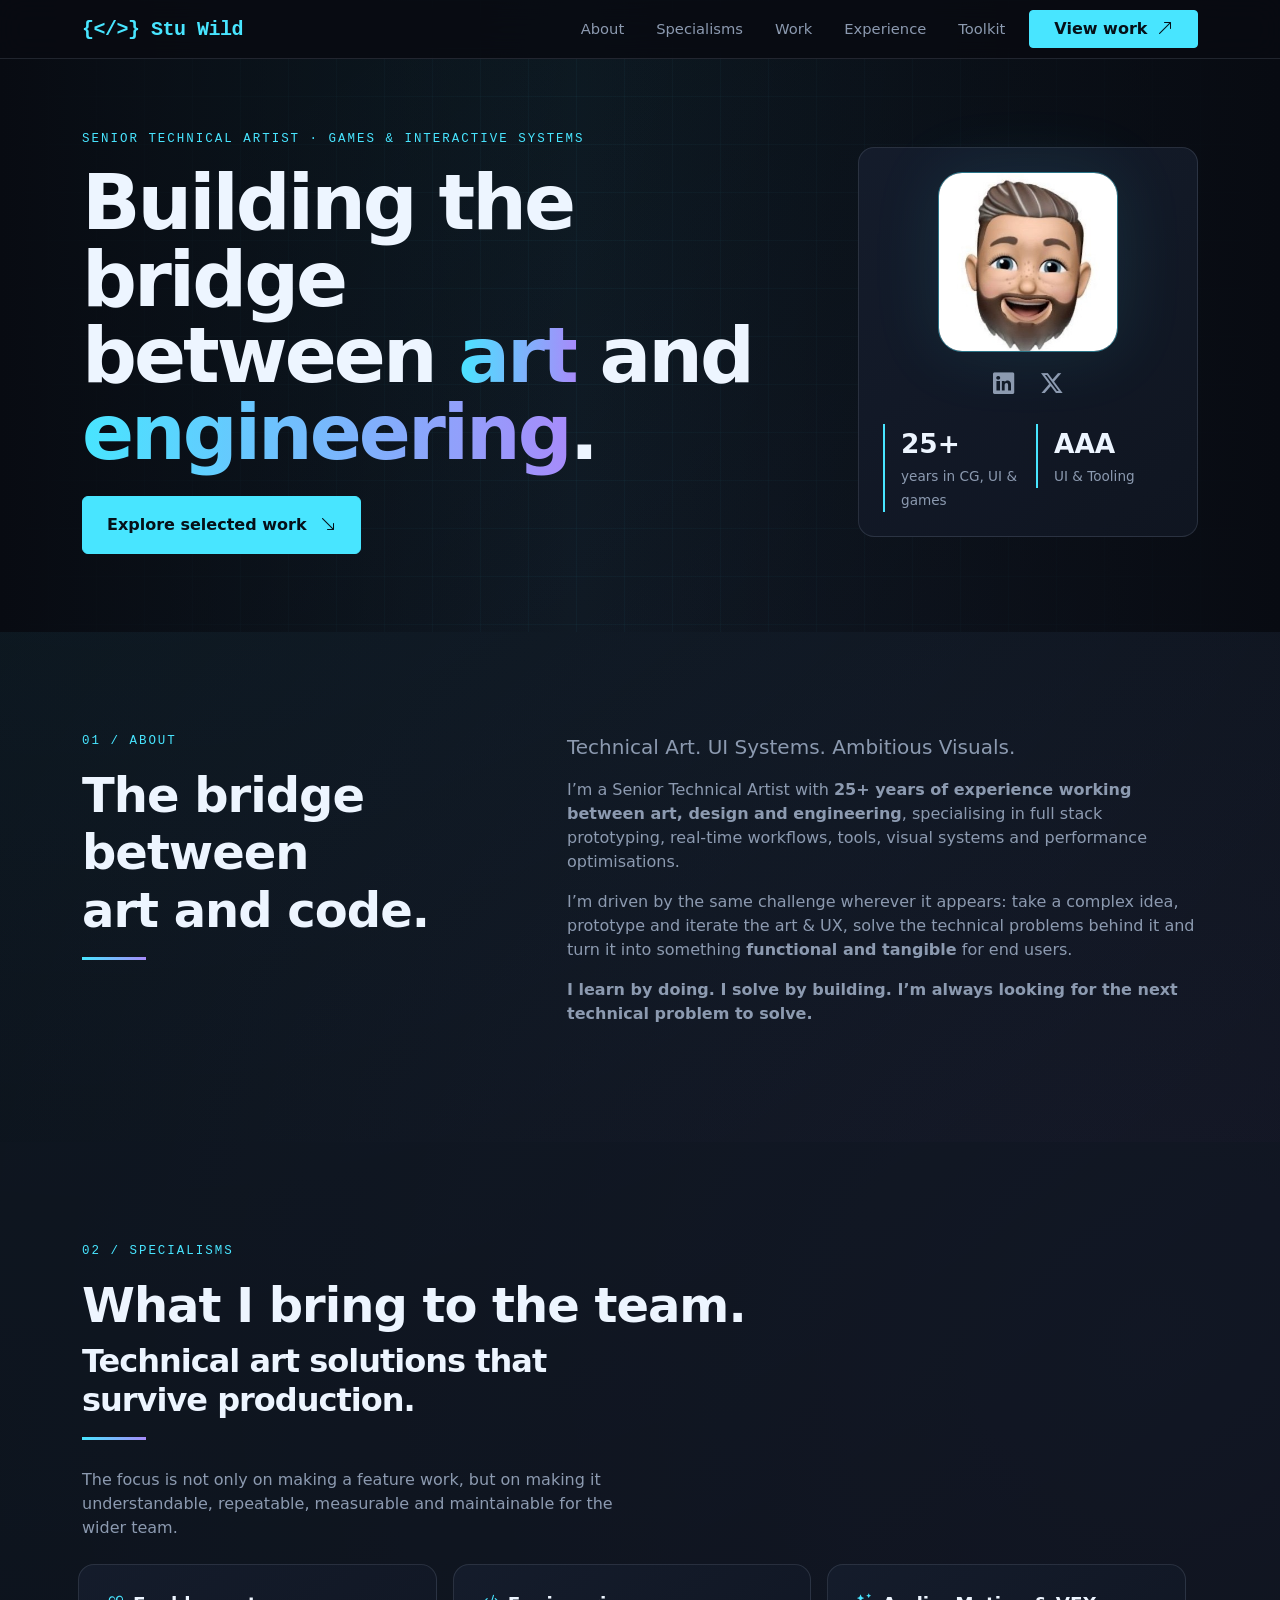
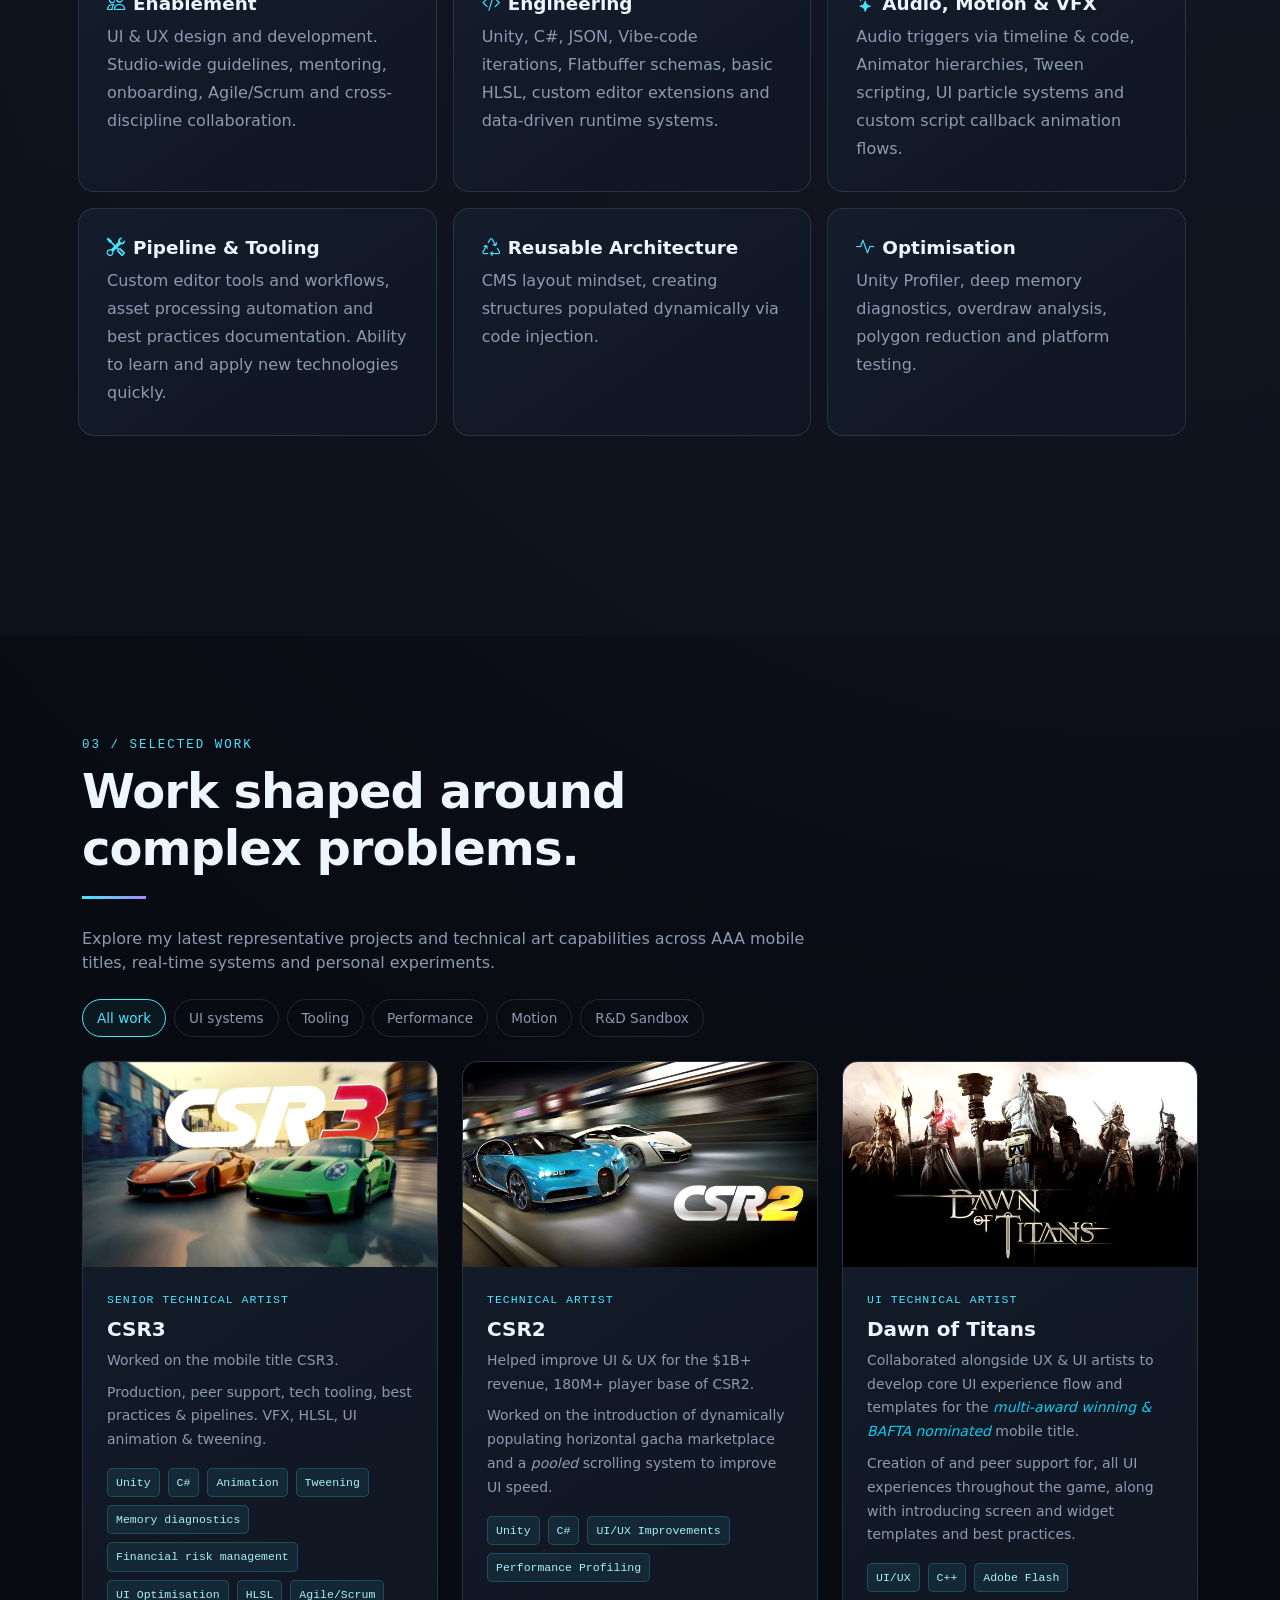
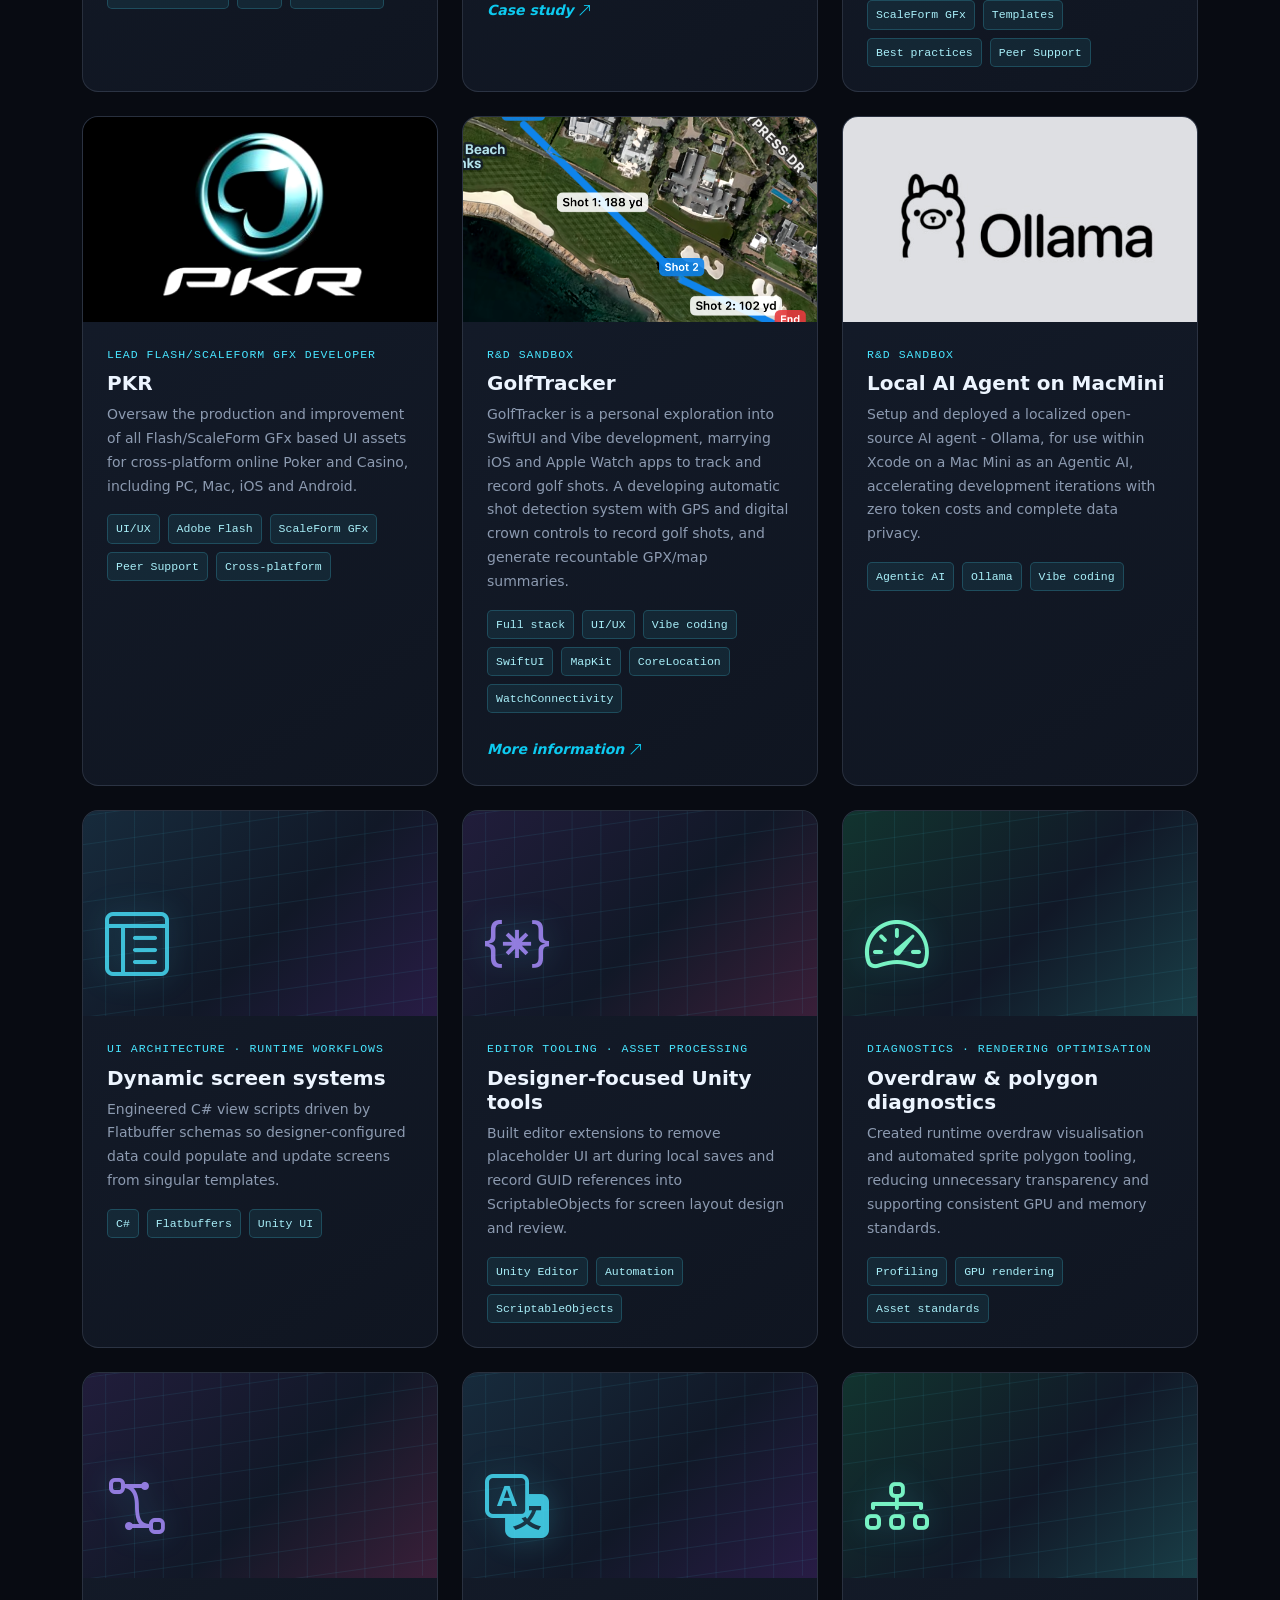
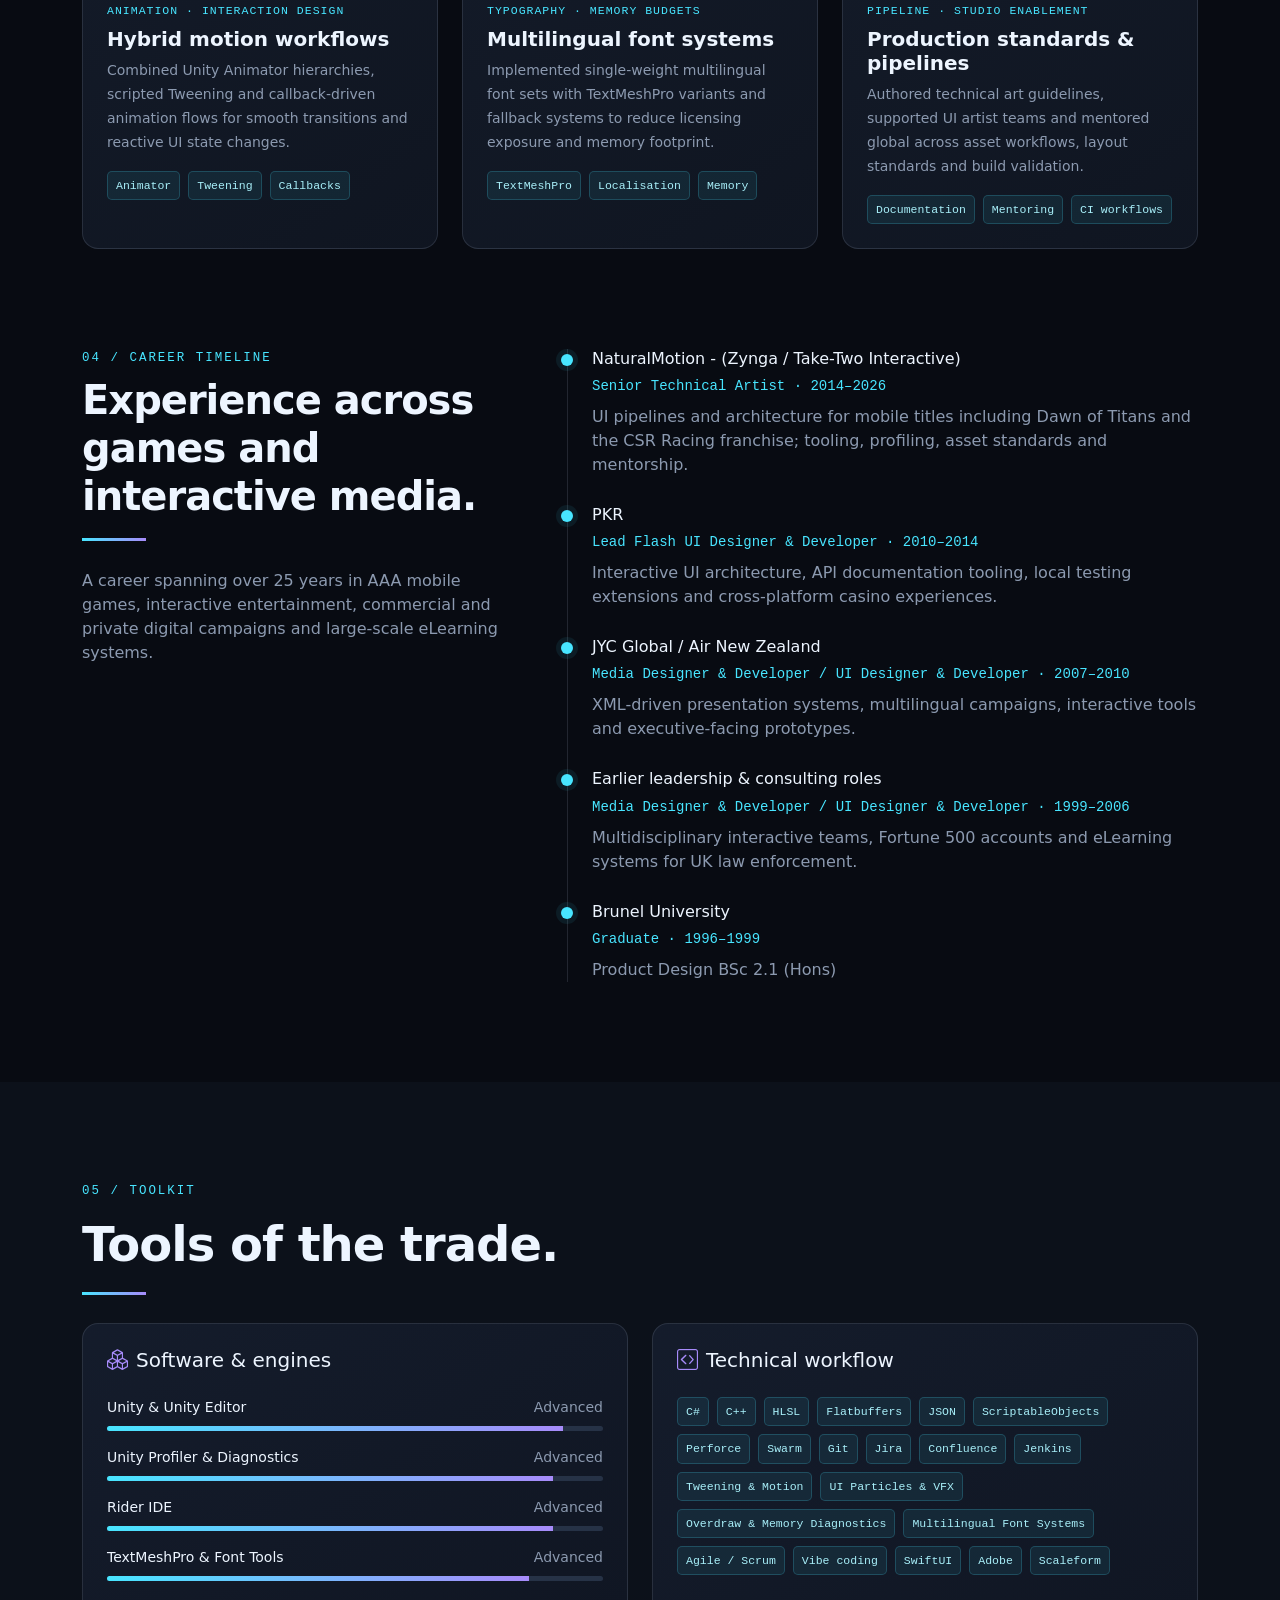
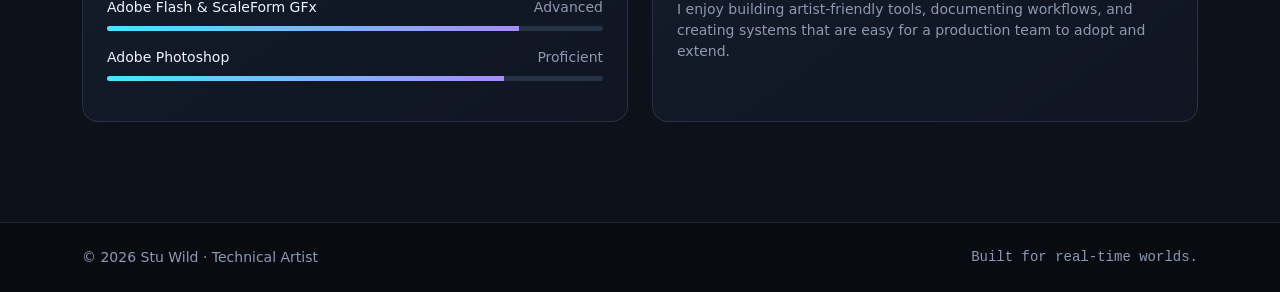
<file: index.html>
<!DOCTYPE html>
<html lang="en">
<head>
  <meta charset="UTF-8">
  <meta name="viewport" content="width=device-width, initial-scale=1.0">
  <meta name="description" content="Technical Artist portfolio for games, real-time rendering, shaders, VFX, and procedural art.">
  <title>Stu Wild | Technical Artist</title>

  <link href="https://cdn.jsdelivr.net/npm/bootstrap@5.3.3/dist/css/bootstrap.min.css" rel="stylesheet">
  <link href="https://cdn.jsdelivr.net/npm/bootstrap-icons@1.11.3/font/bootstrap-icons.css" rel="stylesheet">

  <link href="css/main.css" rel="stylesheet">
</head>
<body>

  <!-- Navigation -->
  <nav class="navbar navbar-expand-lg fixed-top">
    <div class="container">
      <a class="navbar-brand" href="#top"><span class="brand-mark">{&lt;/&gt;} Stu Wild</span></a>

      <button class="navbar-toggler border-secondary" type="button" data-bs-toggle="collapse" data-bs-target="#mainNav" aria-label="Toggle navigation">
        <i class="bi bi-list text-light"></i>
      </button>

      <div class="collapse navbar-collapse" id="mainNav">
        <ul class="navbar-nav ms-auto align-items-lg-center gap-lg-3">
          <li class="nav-item"><a class="nav-link" href="#about">About</a></li>
          <li class="nav-item"><a class="nav-link" href="#skills">Specialisms</a></li>
          <li class="nav-item"><a class="nav-link" href="#work">Work</a></li>
          <li class="nav-item"><a class="nav-link" href="#experience">Experience</a></li>
          <li class="nav-item"><a class="nav-link" href="#tools">Toolkit</a></li>
          
          <!--
          <li class="nav-item"><a class="nav-link" href="#contact">Contact</a></li>
          -->
          
          <li class="nav-item"><a class="btn btn-cyan rounded-1 px-4" href="#work">View work <i class="bi bi-arrow-up-right ms-1"></i></a></li>
        </ul>
      </div>
    </div>
  </nav>

  
  <!-- Hero -->
  <header id="top" class="hero">
    <div class="container">
      <div class="row align-items-center g-5">
        <div class="col-lg-8">
          <div class="eyebrow mb-3">Senior Technical Artist · Games &amp; Interactive Systems</div>
          <h1 class="mb-4">Building the bridge<br>between <span>art</span> and <span>engineering</span>.</h1>
          <div class="d-flex flex-wrap gap-2">
            <a class="btn btn-cyan px-4 py-3" href="#work">Explore selected work <i class="bi bi-arrow-down-right ms-2"></i></a>
          </div>
        </div>
        <div class="col-lg-4">
          <div class="tech-panel p-4 text-center">
            <img class="portrait mb-3" src="./img/intro.jpg" alt="Stu Wild">
                
            <div>
                <span><a class="social-link" href="https://www.linkedin.com/in/stuwild/" aria-label="LinkedIn"><i class="bi bi-linkedin"></i></a>&nbsp;&nbsp;&nbsp;&nbsp;</span>
                <span><a class="social-link" href="https://x.com/wildgeeza" aria-label="twitter-x"><i class="bi bi-twitter-x"></i></a></span>
            </div>
                
            <div class="row g-3 text-start mt-2">
              <div class="col-6">
                <div class="stat">
                  <strong>25+</strong>
                  <span>years in CG, UI &amp; games</span>
                </div>
              </div>
              <div class="col-6">
                <div class="stat">
                  <strong>AAA</strong>
                  <span>UI &amp; Tooling</span>
                </div>
              </div>
            </div>
          </div>
        </div>
      </div>
    </div>
  </header>

  <!-- About -->
  <section id="about" class="section-padding">
    <div class="container">
      <div class="row g-5 align-items-start">
        <div class="col-lg-5">
          <p class="eyebrow">01 / About</p>
          <h2 class="section-heading display-5">The bridge between<br>art and code.</h2>
          <div class="section-rule"></div>
        </div>
        <div class="col-lg-7">
            <p class="lead text-muted-custom">
            Technical Art. UI Systems. Ambitious Visuals.</p>
          <p class="text-muted-custom">
          I’m a Senior Technical Artist with <b>25+ years of experience working between art, design and engineering</b>, specialising in full stack prototyping, real-time workflows, tools, visual systems and performance optimisations.</p>
          <p class="text-muted-custom">
          I’m driven by the same challenge wherever it appears: take a complex idea, prototype and iterate the art & UX, solve the technical problems behind it and turn it into something <b>functional and tangible</b> for end users.</p>
          <p class="text-muted-custom"><b>
          I learn by doing. I solve by building. I’m always looking for the next technical problem to solve.</b></p>
        </div>
      </div>
    </div>
  </section>

  
  
  <!-- Specialisms -->
  <section id="skills" class="section-padding" style="background:rgba(16,22,34,.55);">
    <div class="container">
      <p class="eyebrow">02 / Specialisms</p>
      <h2 class="section-heading display-5">What I bring to the team.</h2>
      <div class="col-lg-6">
        <h2 class="section-heading display-9 mt-2">Technical art solutions that survive production.</h2>
        <div class="section-rule"></div>
        <p class="text-muted-custom">The focus is not only on making a feature work, but on making it understandable, repeatable, measurable and maintainable for the wider team.</p>
      </div>
      
    <div class="row g-4">

    <section id="systems" class="section-padding pt-0">
      <div class="container">
        <div class="row g-4">

            <div class="row g-3">
                
                <div class="col-md-4">
                  <div class="tech-panel case-study h-100">
                    <h3><i class="bi bi-people me-2" style="color:var(--cyan)"></i>Enablement</h3>
                    <p class="mb-0">
                    UI &amp; UX design and development. Studio-wide guidelines, mentoring, onboarding, Agile/Scrum and cross-discipline collaboration.</p>
                  </div>
                </div>
                
                <div class="col-md-4">
                  <div class="tech-panel case-study h-100">
                    <h3><i class="bi bi-code-slash me-2" style="color:var(--cyan)"></i>Engineering</h3>
                    <p class="mb-0">Unity, C#, JSON, Vibe-code iterations, Flatbuffer schemas, basic HLSL, custom editor extensions and data-driven runtime systems.</p>
                  </div>
                </div>
                
                <div class="col-md-4">
                  <div class="tech-panel case-study h-100">
                    <h3><i class="bi bi-stars me-2" style="color:var(--cyan)"></i>Audio, Motion & VFX</h3>
                    <p class="mb-0">Audio triggers via timeline & code, Animator hierarchies, Tween scripting, UI particle systems and custom script callback animation flows.</p>
                  </div>
                </div>
                
                <div class="col-md-4">
                  <div class="tech-panel case-study h-100">
                    <h3><i class="bi bi-tools me-2" style="color:var(--cyan)"></i>Pipeline &amp; Tooling</h3>
                    <p class="mb-0">Custom editor tools and workflows, asset processing automation and best practices documentation. Ability to learn and apply new technologies quickly.</p>
                  </div>
                </div>
                
                <div class="col-md-4">
                  <div class="tech-panel case-study h-100">
                    <h3><i class="bi bi-recycle me-2" style="color:var(--cyan)"></i>Reusable Architecture</h3>
                    <p class="mb-0">CMS layout mindset, creating structures populated dynamically via code injection.</p>
                  </div>
                </div>
              
              <div class="col-md-4">
                <div class="tech-panel case-study h-100">
                  <h3><i class="bi bi-activity me-2" style="color:var(--cyan)"></i>Optimisation</h3>
                  <p class="mb-0">Unity Profiler, deep memory diagnostics, overdraw analysis, polygon reduction and platform testing.</p>
                </div>
              </div>
              

            </div>
          </div>
        </div>
      </div>
    </section>
    </div>
    </div>
  </section>


  <!-- Selected Work & Portfolio -->
  <div id="projects"></div>
  <section id="work" class="section-padding">
    <div class="container">
      <div class="row align-items-end mb-4">
        <div class="col-lg-8">
          <div class="eyebrow">03 / Selected work</div>
          <h2 class="section-heading display-5 mt-2">Work shaped around complex problems.</h2>
          <div class="section-rule"></div>
          <p class="text-muted-custom mb-0">Explore my latest representative projects and technical art capabilities across AAA mobile titles, real-time systems and personal experiments.</p>
        </div>
      </div>

      <div class="d-flex flex-wrap gap-2 mb-4" role="group" aria-label="Filter portfolio cards">
        <button class="filter-btn active" data-filter="all">All work</button>
        <button class="filter-btn" data-filter="ui">UI systems</button>
        <button class="filter-btn" data-filter="tools">Tooling</button>
        <button class="filter-btn" data-filter="performance">Performance</button>
        <button class="filter-btn" data-filter="motion">Motion</button>
        <button class="filter-btn" data-filter="rnd">R&amp;D Sandbox</button>
      </div>

        <div class="row g-4" id="projectGrid">
        
          <div class="col-md-6 col-xl-4 project-item" data-category="ui tools performance motion">
            <article class="tech-panel project-card">
              <img class="project-image" src="img/nm/csr3/csr3.png" alt="CSR3">
              <div class="project-body">
                <div class="project-meta mb-2">Senior Technical Artist</div>
                <h3 class="project-title">CSR3</h3>
                <p class="text-muted-custom small mb-2">Worked on the mobile title CSR3.</p>
                <p class="text-muted-custom small mb-3">Production, peer support, tech tooling, best practices &amp; pipelines. VFX, HLSL, UI animation &amp; tweening.</p>
                <div class="d-flex flex-wrap gap-2 mb-3">
                  <span class="tag">Unity</span>
                  <span class="tag">C#</span>
                  <span class="tag">Animation</span>
                  <span class="tag">Tweening</span>
                  <span class="tag">Memory diagnostics</span>
                  <span class="tag">Financial risk management</span>
                  <span class="tag">UI Optimisation</span>
                  <span class="tag">HLSL</span>
                  <span class="tag">Agile/Scrum</span>
                </div>

                <!--
                <a href="./nm_csr3.html" class="text-decoration-none text-info small fw-semibold"><i>Case study</i> <i class="bi bi-arrow-up-right"></i></a>
                -->

              </div>
            </article>
          </div>
          
        <div class="col-md-6 col-xl-4 project-item" data-category="ui performance">
          <article class="tech-panel project-card">
            <img class="project-image" src="img/nm/csr2/csr2.jpg" alt="CSR2">
            <div class="project-body">
              <div class="project-meta mb-2">Technical Artist</div>
              <h3 class="project-title">CSR2</h3>
              <p class="text-muted-custom small mb-2">Helped improve UI &amp; UX for the $1B+ revenue, 180M+ player base of CSR2.</p>
              <p class="text-muted-custom small mb-3">Worked on the introduction of dynamically populating horizontal gacha marketplace and a <i>pooled</i> scrolling system to improve UI speed.</p>
              <div class="d-flex flex-wrap gap-2 mb-3">
                <span class="tag">Unity</span>
                <span class="tag">C#</span>
                <span class="tag">UI/UX Improvements</span>
                <span class="tag">Performance Profiling</span>
              </div>

              <a href="./nm_csr2.html" class="text-decoration-none text-info small fw-semibold"><i>Case study</i> <i class="bi bi-arrow-up-right"></i></a>

            </div>
          </article>
        </div>

        <div class="col-md-6 col-xl-4 project-item" data-category="ui tools">
          <article class="tech-panel project-card">
            <img class="project-image" src="img/nm/dot/dot.jpg" alt="Dawn of Titans">
            <div class="project-body">
              <div class="project-meta mb-2">UI Technical Artist</div>
              <h3 class="project-title">Dawn of Titans</h3>
              <p class="text-muted-custom small mb-2">Collaborated alongside UX &amp; UI artists to develop core UI experience flow and templates for the <i class="text-decoration-none text-info">multi-award winning &amp; BAFTA nominated</i> mobile title.</p>
              <p class="text-muted-custom small mb-3">Creation of and peer support for, all UI experiences throughout the game, along with introducing screen and widget templates and best practices.</p>
              <div class="d-flex flex-wrap gap-2">
                <span class="tag">UI/UX</span>
                <span class="tag">C++</span>
                <span class="tag">Adobe Flash</span>
                <span class="tag">ScaleForm GFx</span>
                <span class="tag">Templates</span>
                <span class="tag">Best practices</span>
                <span class="tag">Peer Support</span>
              </div>
            </div>
          </article>
        </div>

        <div class="col-md-6 col-xl-4 project-item" data-category="ui tools">
          <article class="tech-panel project-card">
            <img class="project-image" src="img/pkr/pkrlogo.jpg" alt="PKR">
            <div class="project-body">
              <div class="project-meta mb-2">Lead Flash/ScaleForm GFx Developer</div>
              <h3 class="project-title">PKR</h3>
              <p class="text-muted-custom small mb-3">Oversaw the production and improvement of all Flash/ScaleForm GFx based UI assets for cross-platform online Poker and Casino, including PC, Mac, iOS and Android.</p>
              <div class="d-flex flex-wrap gap-2">
                <span class="tag">UI/UX</span>
                <span class="tag">Adobe Flash</span>
                <span class="tag">ScaleForm GFx</span>
                <span class="tag">Peer Support</span>
                <span class="tag">Cross-platform</span>
              </div>
            </div>
          </article>
        </div>
        
        <div class="col-md-6 col-xl-4 project-item" data-category="rnd">
          <article class="tech-panel project-card">
            <img class="project-image" src="img/golf/app_04_3.png" alt="GolfTracker">
            <div class="project-body">
              <div class="project-meta mb-2">R&amp;D Sandbox</div>
              <h3 class="project-title">GolfTracker</h3>
              <p class="text-muted-custom small mb-3">GolfTracker is a personal exploration into SwiftUI and Vibe development, marrying iOS and Apple Watch apps to track and record golf shots. A developing automatic shot detection system with GPS and digital crown controls to record golf shots, and generate recountable GPX/map summaries.</p>
              <div class="d-flex flex-wrap gap-2">
                <span class="tag">Full stack</span>
                <span class="tag">UI/UX</span>
                <span class="tag">Vibe coding</span>
                <span class="tag">SwiftUI</span>
                <span class="tag">MapKit</span>
                <span class="tag">CoreLocation</span>
                <span class="tag">WatchConnectivity</span>
              </div>
              <br/>
              <a href="./golfTracker.html" class="text-decoration-none text-info small fw-semibold"><i>More information</i> <i class="bi bi-arrow-up-right"></i></a>
            </div>
          </article>
        </div>
        
        <div class="col-md-6 col-xl-4 project-item" data-category="rnd">
          <article class="tech-panel project-card">
            <img class="project-image" src="img/ai/ollamaLogo.png" alt="Local Ollama AI Agent">
            <div class="project-body">
              <div class="project-meta mb-2">R&amp;D Sandbox</div>
              <h3 class="project-title">Local AI Agent on MacMini</h3>
              <p class="text-muted-custom small mb-3">Setup and deployed a localized open-source AI agent - Ollama, for use within Xcode on a Mac Mini as an Agentic AI, accelerating development iterations with zero token costs and complete data privacy.</p>
              <div class="d-flex flex-wrap gap-2">
                <span class="tag">Agentic AI</span>
                <span class="tag">Ollama</span>
                <span class="tag">Vibe coding</span>
              </div>
            </div>
          </article>
        </div>

        <div class="col-md-6 col-xl-4 project-item" data-category="ui motion">
          <article class="tech-panel project-card">
            <div class="project-art">
              <i class="bi bi-layout-text-window-reverse art-symbol"></i>
            </div>
            <div class="project-body">
              <div class="project-meta mb-2">UI architecture · Runtime workflows</div>
              <h3 class="project-title">Dynamic screen systems</h3>
              <p class="text-muted-custom small mb-3">Engineered C# view scripts driven by Flatbuffer schemas so designer-configured data could populate and update screens from singular templates.</p>
              <div class="d-flex flex-wrap gap-2">
                <span class="tag">C#</span>
                <span class="tag">Flatbuffers</span>
                <span class="tag">Unity UI</span>
              </div>
            </div>
          </article>
        </div>

        <div class="col-md-6 col-xl-4 project-item" data-category="tools ui">
          <article class="tech-panel project-card">
            <div class="project-art violet">
              <i class="bi bi-braces-asterisk art-symbol"></i>
            </div>
            <div class="project-body">
              <div class="project-meta mb-2">Editor tooling · Asset processing</div>
              <h3 class="project-title">Designer-focused Unity tools</h3>
              <p class="text-muted-custom small mb-3">Built editor extensions to remove placeholder UI art during local saves and record GUID references into ScriptableObjects for screen layout design and review.</p>
              <div class="d-flex flex-wrap gap-2">
                <span class="tag">Unity Editor</span>
                <span class="tag">Automation</span>
                <span class="tag">ScriptableObjects</span>
              </div>
            </div>
          </article>
        </div>

        <div class="col-md-6 col-xl-4 project-item" data-category="performance tools">
          <article class="tech-panel project-card">
            <div class="project-art green">
              <i class="bi bi-speedometer2 art-symbol"></i>
            </div>
            <div class="project-body">
              <div class="project-meta mb-2">Diagnostics · Rendering optimisation</div>
              <h3 class="project-title">Overdraw &amp; polygon diagnostics</h3>
              <p class="text-muted-custom small mb-3">Created runtime overdraw visualisation and automated sprite polygon tooling, reducing unnecessary transparency and supporting consistent GPU and memory standards.</p>
              <div class="d-flex flex-wrap gap-2">
                <span class="tag">Profiling</span>
                <span class="tag">GPU rendering</span>
                <span class="tag">Asset standards</span>
              </div>
            </div>
          </article>
        </div>

        <div class="col-md-6 col-xl-4 project-item" data-category="motion ui">
          <article class="tech-panel project-card">
            <div class="project-art violet">
              <i class="bi bi-bezier2 art-symbol"></i>
            </div>
            <div class="project-body">
              <div class="project-meta mb-2">Animation · Interaction design</div>
              <h3 class="project-title">Hybrid motion workflows</h3>
              <p class="text-muted-custom small mb-3">Combined Unity Animator hierarchies, scripted Tweening and callback-driven animation flows for smooth transitions and reactive UI state changes.</p>
              <div class="d-flex flex-wrap gap-2">
                <span class="tag">Animator</span>
                <span class="tag">Tweening</span>
                <span class="tag">Callbacks</span>
              </div>
            </div>
          </article>
        </div>

        <div class="col-md-6 col-xl-4 project-item" data-category="ui performance">
          <article class="tech-panel project-card">
            <div class="project-art">
              <i class="bi bi-translate art-symbol"></i>
            </div>
            <div class="project-body">
              <div class="project-meta mb-2">Typography · Memory budgets</div>
              <h3 class="project-title">Multilingual font systems</h3>
              <p class="text-muted-custom small mb-3">Implemented single-weight multilingual font sets with TextMeshPro variants and fallback systems to reduce licensing exposure and memory footprint.</p>
              <div class="d-flex flex-wrap gap-2">
                <span class="tag">TextMeshPro</span>
                <span class="tag">Localisation</span>
                <span class="tag">Memory</span>
              </div>
            </div>
          </article>
        </div>

        <div class="col-md-6 col-xl-4 project-item" data-category="tools performance">
          <article class="tech-panel project-card">
            <div class="project-art green">
              <i class="bi bi-diagram-3 art-symbol"></i>
            </div>
            <div class="project-body">
              <div class="project-meta mb-2">Pipeline · Studio enablement</div>
              <h3 class="project-title">Production standards &amp; pipelines</h3>
              <p class="text-muted-custom small mb-3">Authored technical art guidelines, supported UI artist teams and mentored global across asset workflows, layout standards and build validation.</p>
              <div class="d-flex flex-wrap gap-2">
                <span class="tag">Documentation</span>
                <span class="tag">Mentoring</span>
                <span class="tag">CI workflows</span>
              </div>
            </div>
          </article>
        </div>

      </div>
    </div>
  </section>

  
  <!-- TIMELINE -->
  <section id="experience" class="section-padding pt-0">
    <div class="container">
      <div class="row g-5">
        <div class="col-lg-5">
          <div class="eyebrow">04 / Career timeline</div>
          <h2 class="section-heading display-6 mt-2">Experience across games and interactive media.</h2>
          <div class="section-rule"></div>
          <p class="text-muted-custom">A career spanning over 25 years in AAA mobile games, interactive entertainment, commercial and private digital campaigns and large-scale eLearning systems.</p>
        </div>
        <div class="col-lg-7">
          <div class="timeline">
            <div class="timeline-item">
              <h4>NaturalMotion - (Zynga / Take-Two Interactive)</h4>
              <small>Senior Technical Artist · 2014–2026</small>
              <p class="text-muted-custom mt-2 mb-0">UI pipelines and architecture for mobile titles including Dawn of Titans and the CSR Racing franchise; tooling, profiling, asset standards and mentorship.</p>
            </div>
            <div class="timeline-item">
              <h4>PKR</h4>
              <small>Lead Flash UI Designer &amp; Developer · 2010–2014</small>
              <p class="text-muted-custom mt-2 mb-0">Interactive UI architecture, API documentation tooling, local testing extensions and cross-platform casino experiences.</p>
            </div>
            <div class="timeline-item">
              <h4>JYC Global / Air New Zealand</h4>
              <small>Media Designer &amp; Developer / UI Designer &amp; Developer · 2007–2010</small>
              <p class="text-muted-custom mt-2 mb-0">XML-driven presentation systems, multilingual campaigns, interactive tools and executive-facing prototypes.</p>
            </div>
            <div class="timeline-item">
              <h4>Earlier leadership &amp; consulting roles</h4>
              <small>Media Designer &amp; Developer / UI Designer &amp; Developer · 1999–2006</small>
              <p class="text-muted-custom mt-2 mb-0">Multidisciplinary interactive teams, Fortune 500 accounts and eLearning systems for UK law enforcement.</p>
            </div>
            <div class="timeline-item mb-0">
              <h4>Brunel University</h4>
              <small>Graduate · 1996–1999</small>
              <p class="text-muted-custom mt-2 mb-0">Product Design BSc 2.1 (Hons)</p>
            </div>
          </div>
        </div>
      </div>
    </div>
  </section>
  
  <!-- Toolkit -->
  <section id="tools" class="section-padding" style="background:rgba(16,22,34,.55);">
    <div class="container">
      <p class="eyebrow">05 / Toolkit</p>
      <h2 class="section-heading display-5">Tools of the trade.</h2>
      <div class="section-rule"></div>

      <div class="row g-4">
        <div class="col-lg-6">
          <div class="tech-panel p-4 h-100">
            <h5 class="mb-4"><i class="bi bi-boxes tool-logo me-2"></i>Software &amp; engines</h5>
            <div class="mb-3"><div class="d-flex justify-content-between small mb-2"><span>Unity &amp; Unity Editor</span><span class="text-muted-custom">Advanced</span></div><div class="progress"><div class="progress-bar" style="width:92%"></div></div></div>
            <div class="mb-3"><div class="d-flex justify-content-between small mb-2"><span>Unity Profiler &amp; Diagnostics</span><span class="text-muted-custom">Advanced</span></div><div class="progress"><div class="progress-bar" style="width:90%"></div></div></div>
            <div class="mb-3"><div class="d-flex justify-content-between small mb-2"><span>Rider IDE</span><span class="text-muted-custom">Advanced</span></div><div class="progress"><div class="progress-bar" style="width:90%"></div></div></div>
            <div class="mb-3"><div class="d-flex justify-content-between small mb-2"><span>TextMeshPro &amp; Font Tools</span><span class="text-muted-custom">Advanced</span></div><div class="progress"><div class="progress-bar" style="width:85%"></div></div></div>
            <div class="mb-3"><div class="d-flex justify-content-between small mb-2"><span>Adobe Flash &amp; ScaleForm GFx</span><span class="text-muted-custom">Advanced</span></div><div class="progress"><div class="progress-bar" style="width:83%"></div></div></div>
            <div class="mb-3"><div class="d-flex justify-content-between small mb-2"><span>Adobe Photoshop</span><span class="text-muted-custom">Proficient</span></div><div class="progress"><div class="progress-bar" style="width:80%"></div></div></div>
          </div>
        </div>

        <div class="col-lg-6">
          <div class="tech-panel p-4 h-100">
            <h5 class="mb-4"><i class="bi bi-code-square tool-logo me-2"></i>Technical workflow</h5>
            <div class="d-flex flex-wrap gap-2 mb-4">
              <span class="tag">C#</span>
              <span class="tag">C++</span>
              <span class="tag">HLSL</span>
              <span class="tag">Flatbuffers</span>
              <span class="tag">JSON</span>
              <span class="tag">ScriptableObjects</span>
              <span class="tag">Perforce</span>
              <span class="tag">Swarm</span>
              <span class="tag">Git</span>
              <span class="tag">Jira</span>
              <span class="tag">Confluence</span>
              <span class="tag">Jenkins</span>
              <span class="tag">Tweening &amp; Motion</span>
              <span class="tag">UI Particles &amp; VFX</span>
              <span class="tag">Overdraw &amp; Memory Diagnostics</span>
              <span class="tag">Multilingual Font Systems</span>
              <span class="tag">Agile / Scrum</span>
              <span class="tag">Vibe coding</span>
              <span class="tag">SwiftUI</span>
              <span class="tag">Adobe</span>
              <span class="tag">Scaleform</span>
            </div>
            <p class="text-muted-custom small mb-0">I enjoy building artist-friendly tools, documenting workflows, and creating systems that are easy for a production team to adopt and extend.</p>
          </div>
        </div>
        
      </div>
    </div>
  </section>
  
  
  
  <footer class="py-4">
    <div class="container d-flex flex-wrap justify-content-between align-items-center gap-3">
      <small>© <span id="year"></span> Stu Wild · Technical Artist</small>
      <small class="font-monospace">Built for real-time worlds.</small>
    </div>
  </footer>

  <script>
    document.getElementById('year').textContent = new Date().getFullYear();

    const buttons = [...document.querySelectorAll('[data-filter]')];
    const cards = [...document.querySelectorAll('.project-item')];

    buttons.forEach(button => {
      button.addEventListener('click', () => {
        const filter = button.dataset.filter;
        buttons.forEach(b => b.classList.toggle('active', b === button));
        cards.forEach(card => {
          const categories = card.dataset.category.split(' ');
          const visible = filter === 'all' || categories.includes(filter);
          card.classList.toggle('d-none', !visible);
        });
      });
    });

    const navLinks = document.querySelectorAll('#mainNav .nav-link, #mainNav .btn');
    const menuCollapse = document.getElementById('mainNav');

    navLinks.forEach(link => {
      link.addEventListener('click', () => {
        if (menuCollapse && menuCollapse.classList.contains('show')) {
          const bsCollapse = bootstrap.Collapse.getOrCreateInstance(menuCollapse, { toggle: false });
          bsCollapse.hide();
        }
      });
    });
  </script>
  
  <script src="https://cdn.jsdelivr.net/npm/bootstrap@5.3.3/dist/js/bootstrap.bundle.min.js"></script>

</body>
</html>
</file>
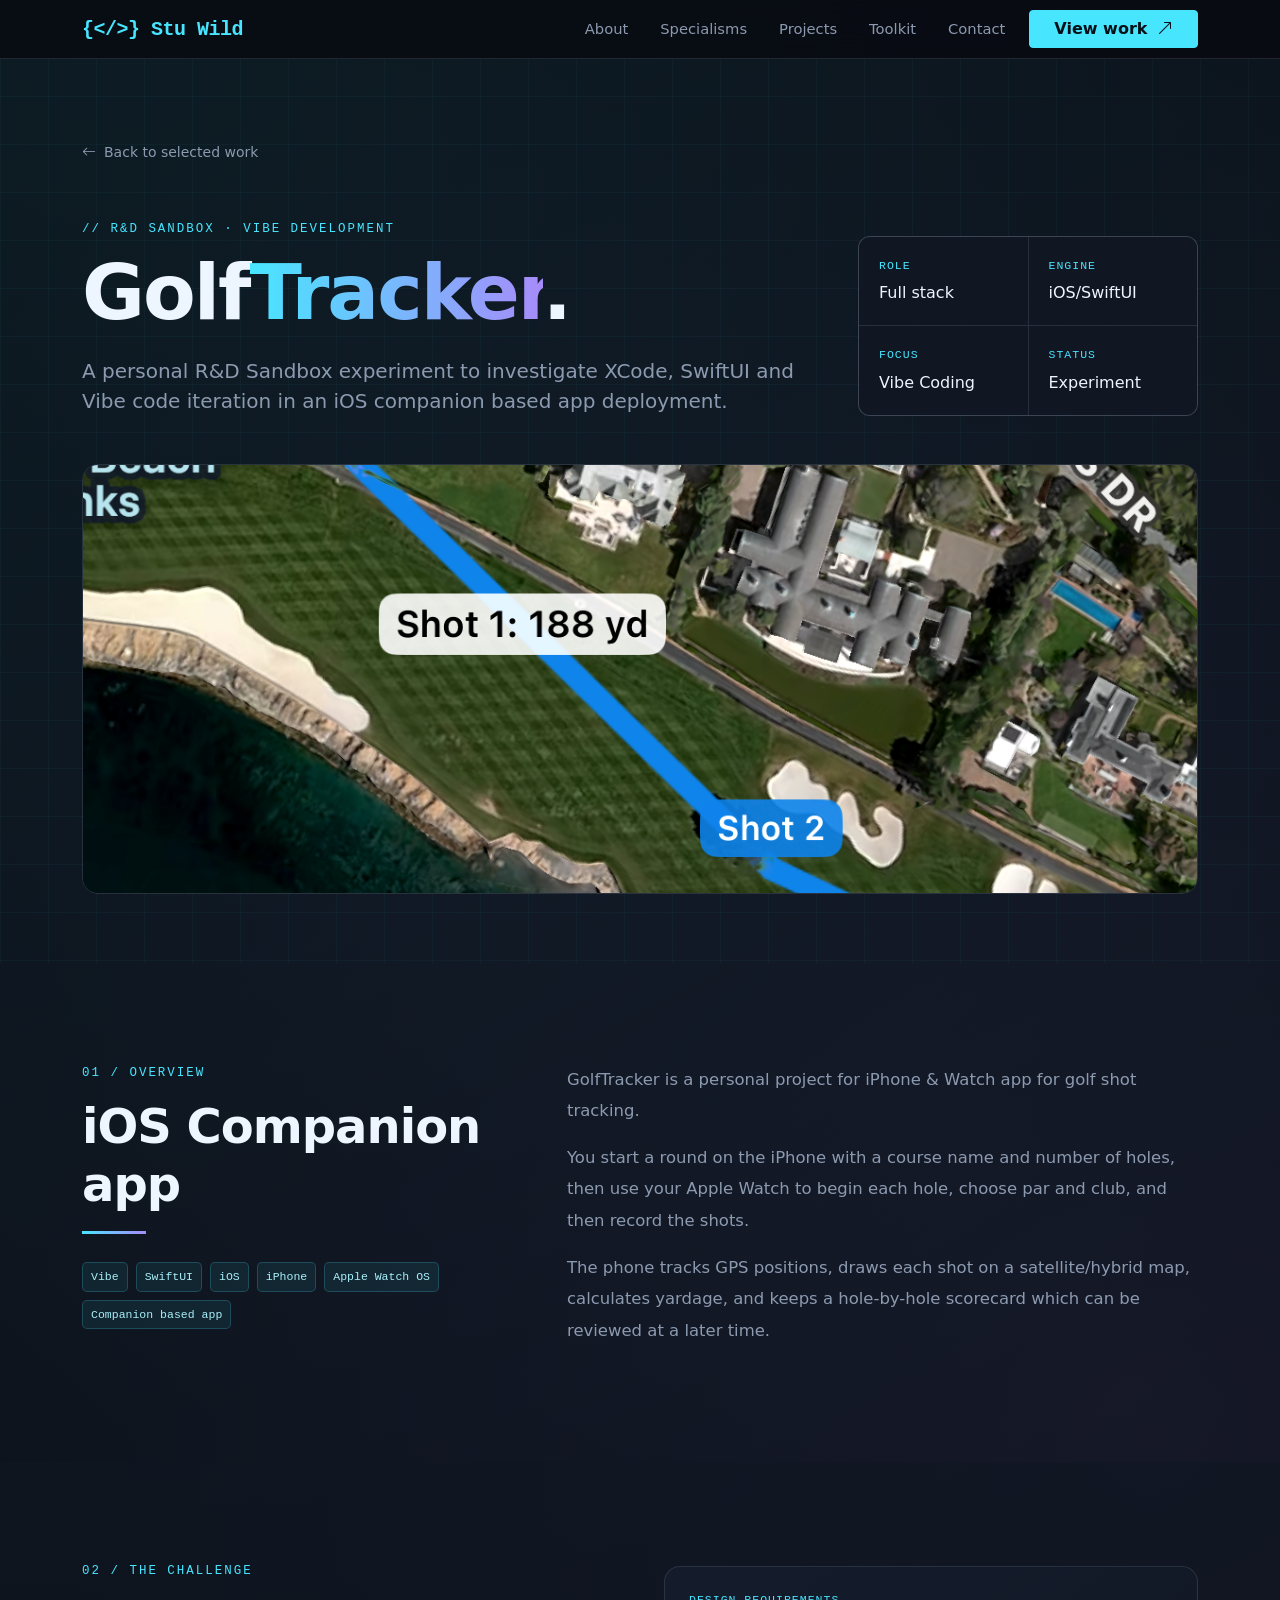
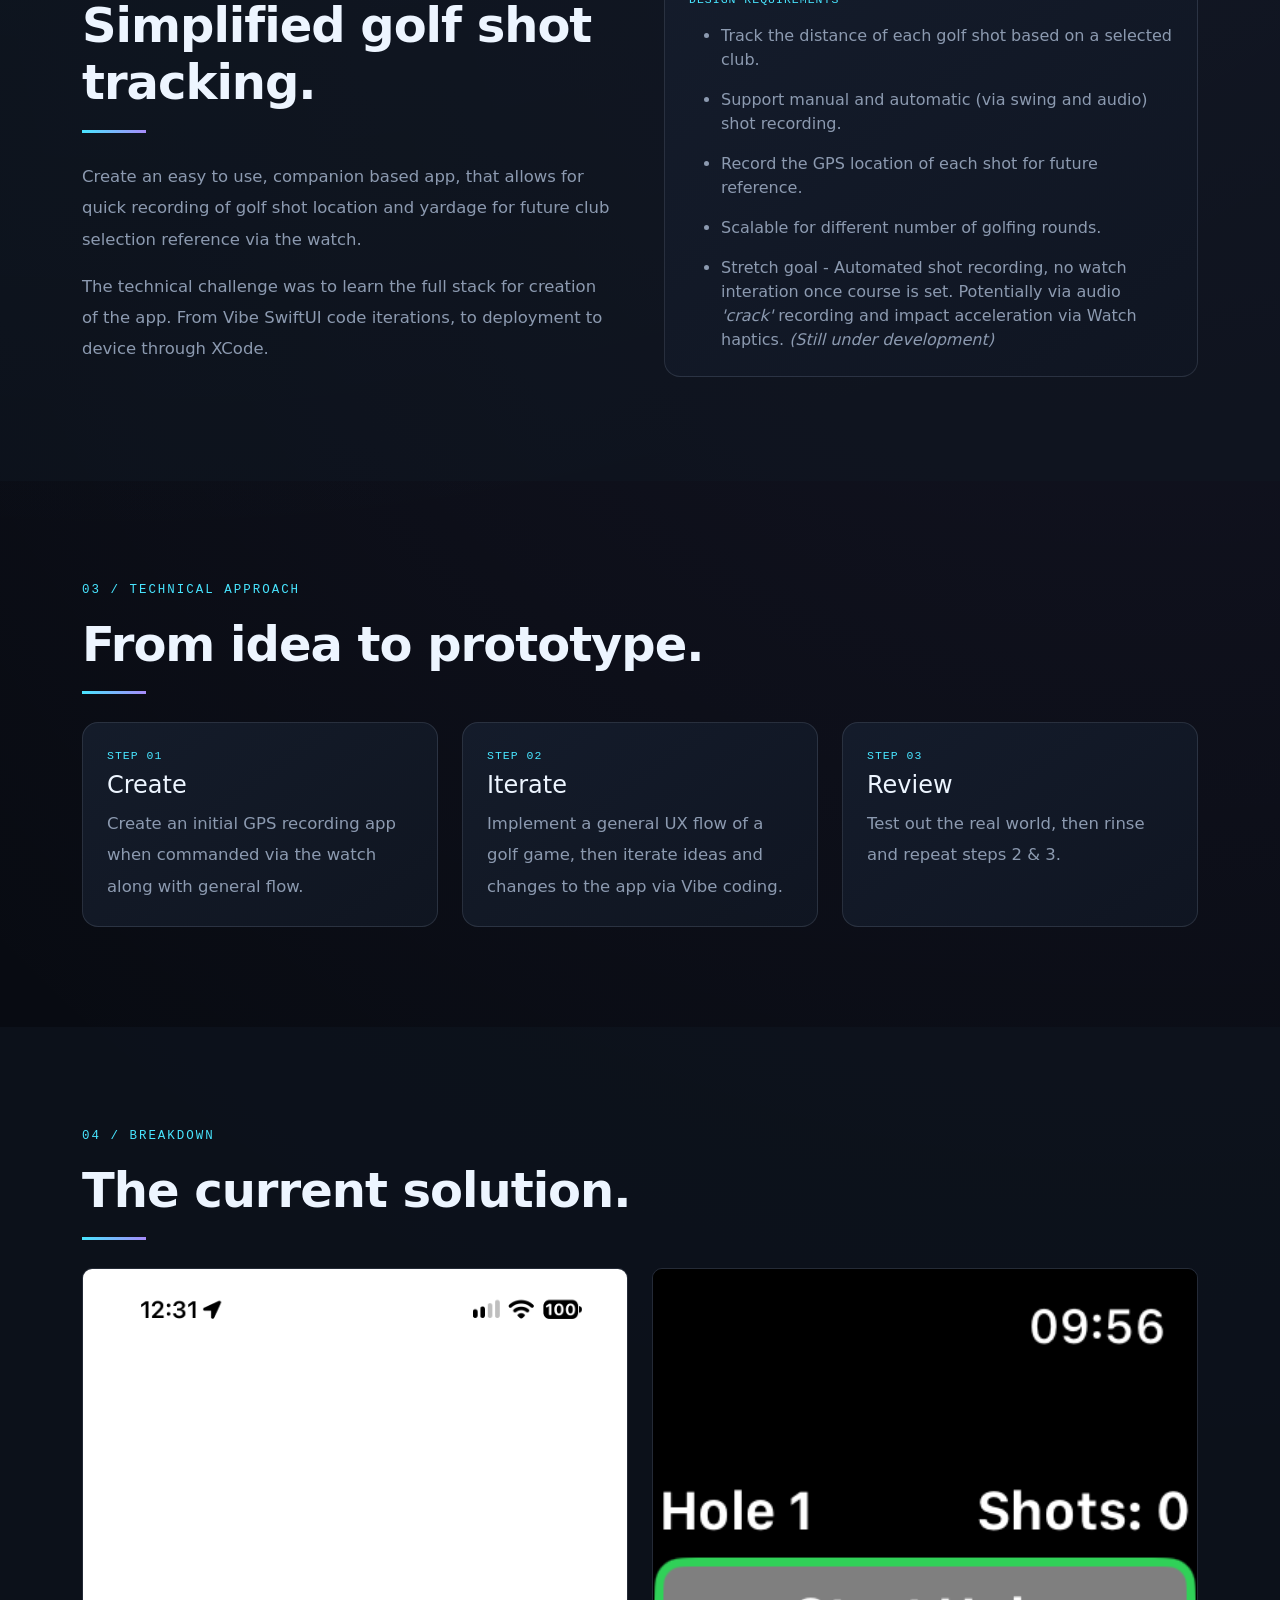
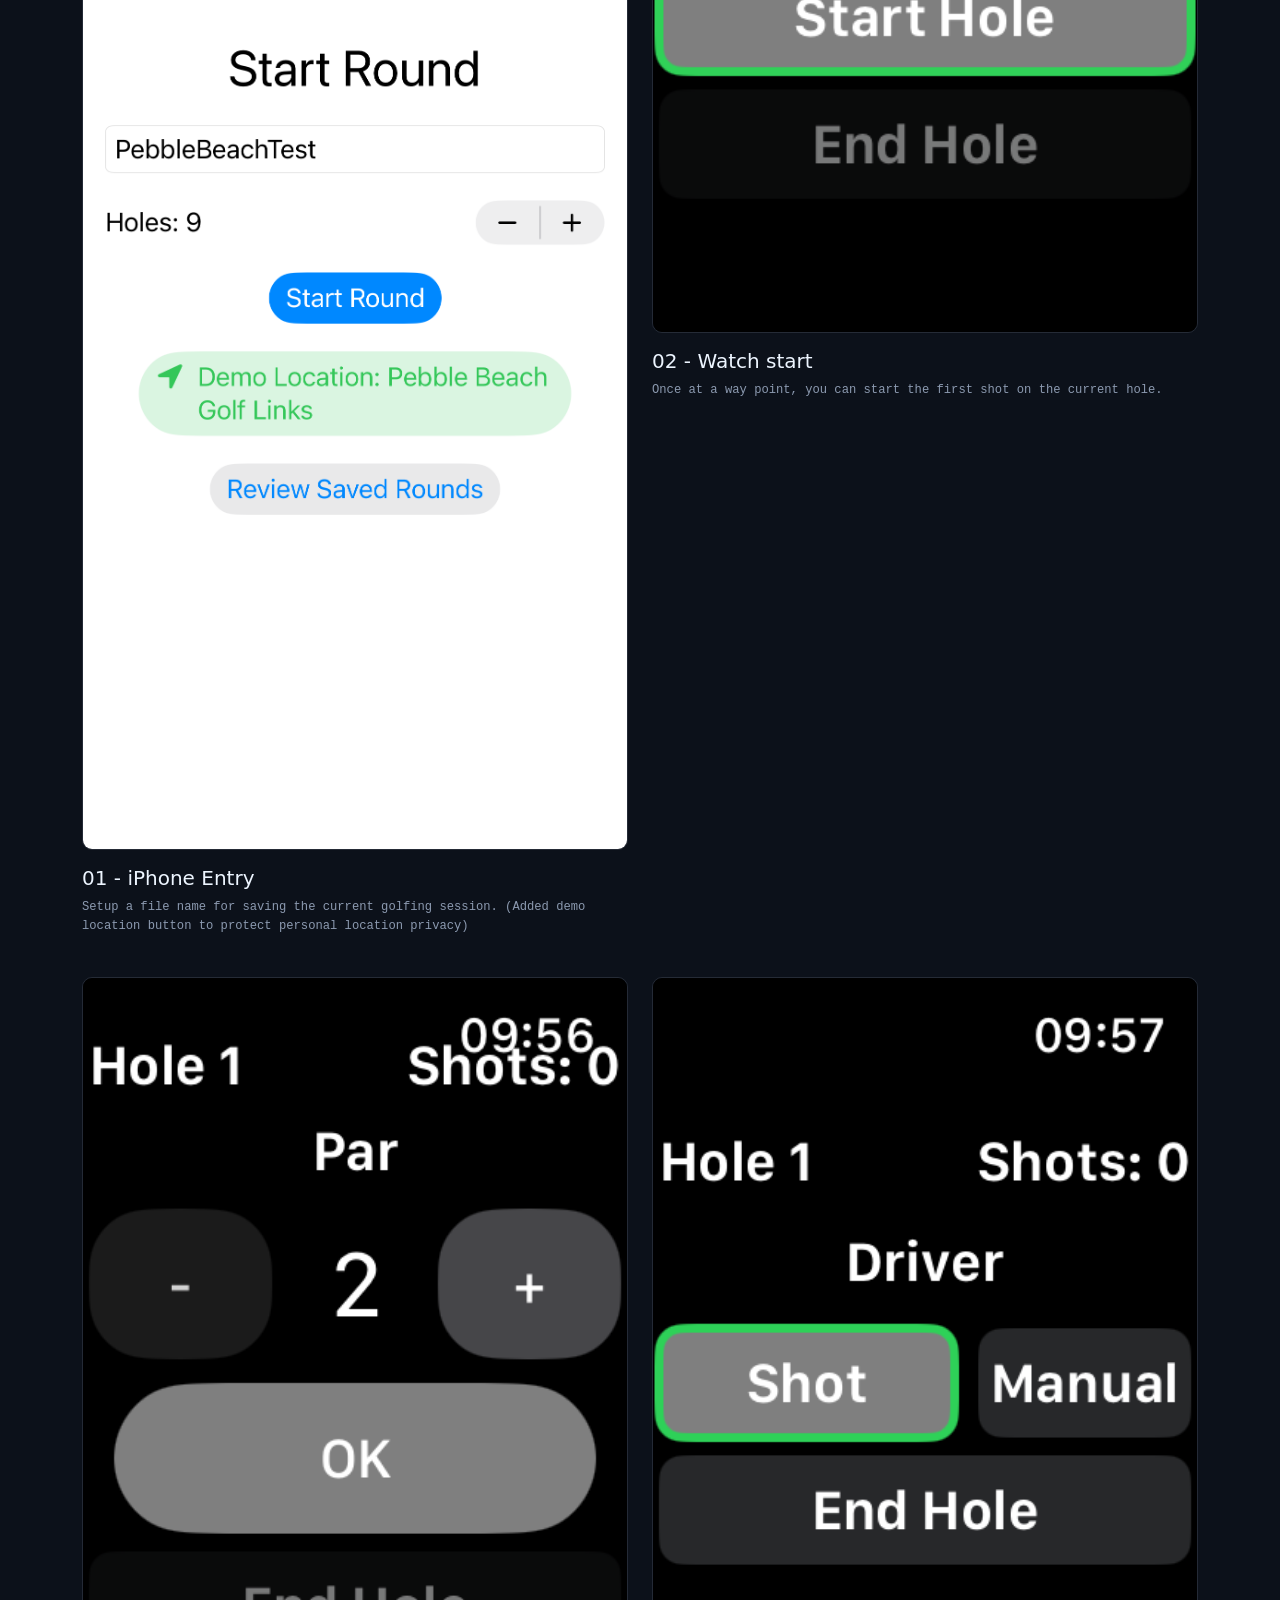
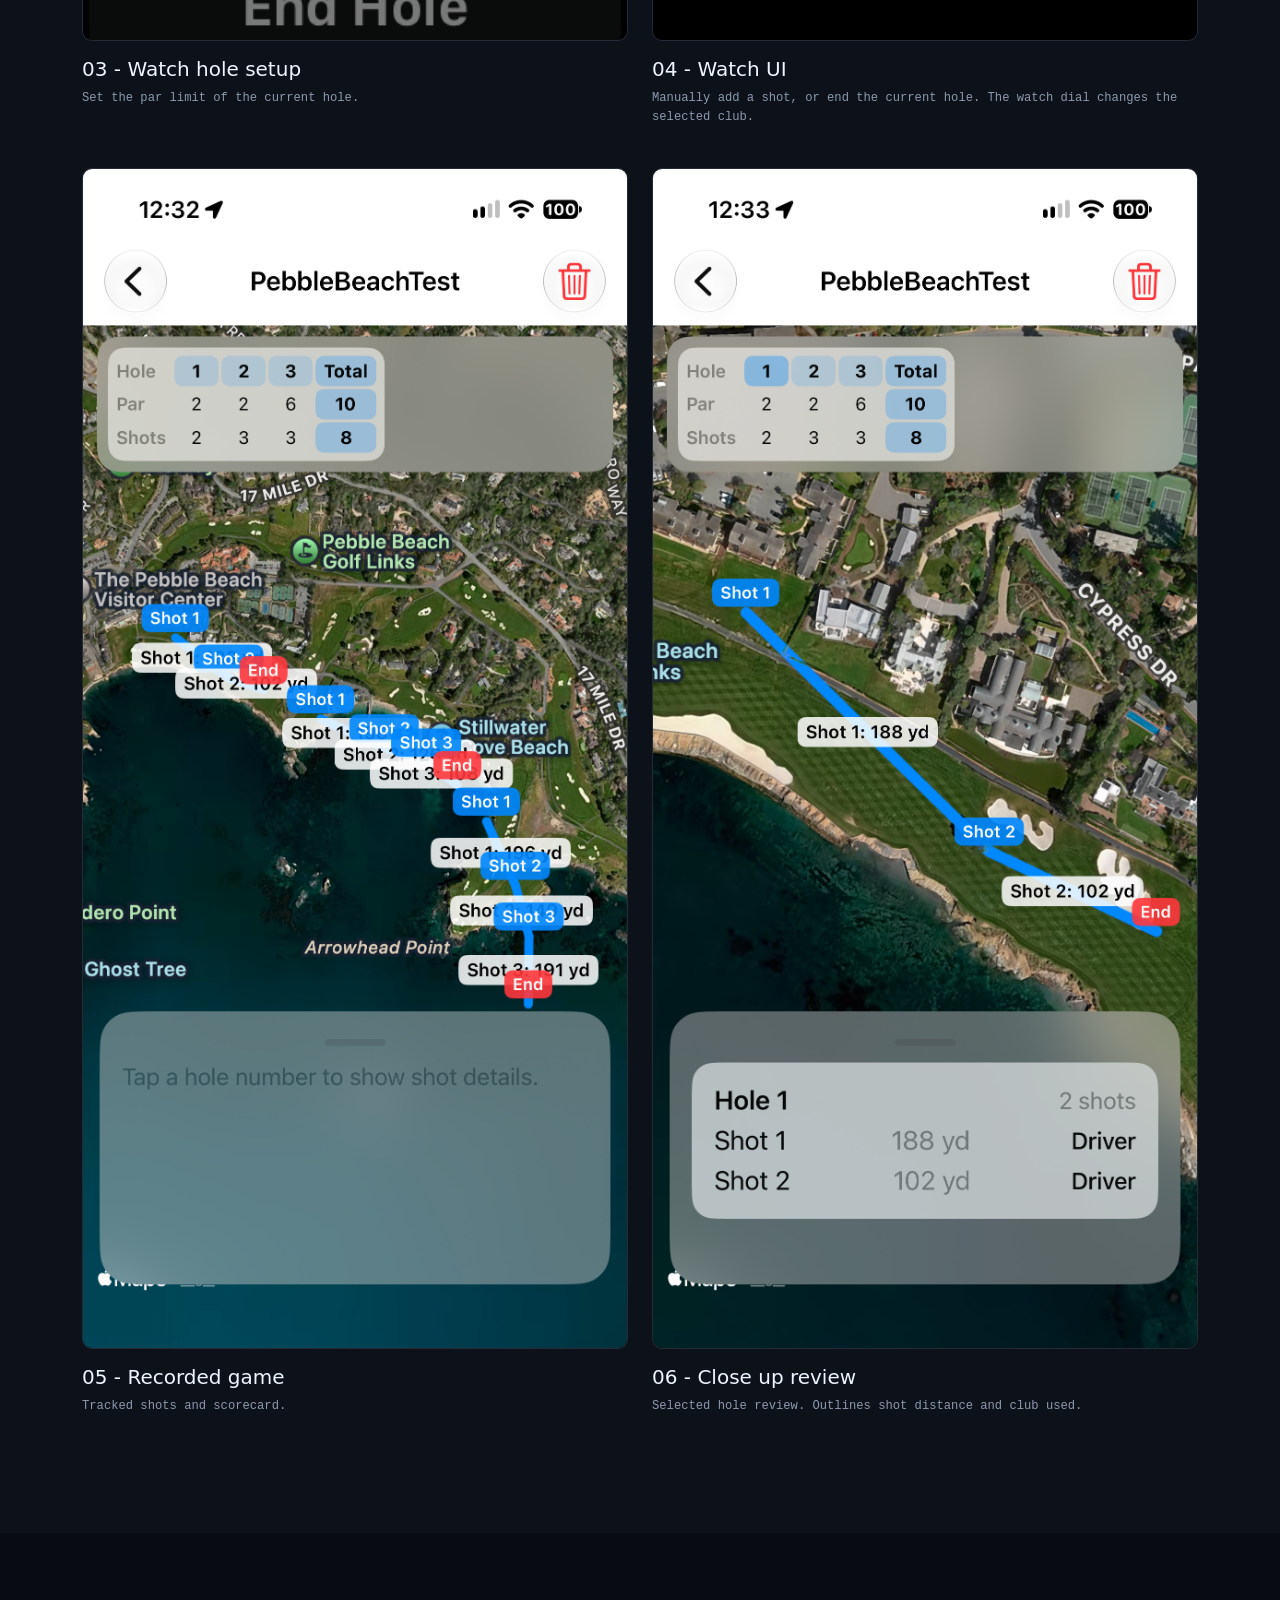
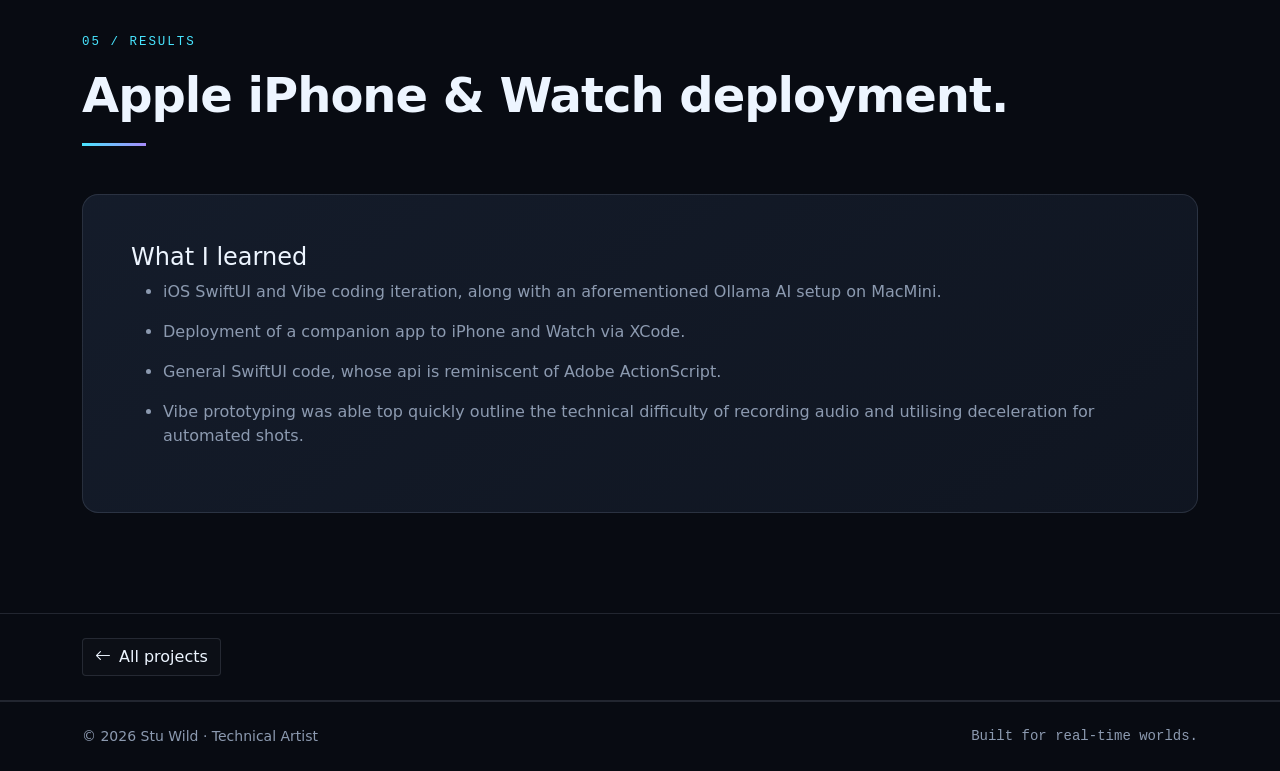
<file: golfTracker.html>
<!doctype html>
<html lang="en">
<head>
  <meta charset="UTF-8">
  <meta name="viewport" content="width=device-width, initial-scale=1.0">
  <meta name="description" content="R&amp;D Sandbox.">
  <title>R&amp;D Sandbox | Golf Tracker</title>

  <link href="https://cdn.jsdelivr.net/npm/bootstrap@5.3.3/dist/css/bootstrap.min.css" rel="stylesheet">
  <link href="https://cdn.jsdelivr.net/npm/bootstrap-icons@1.11.3/font/bootstrap-icons.css" rel="stylesheet">

  <link href="css/main.css" rel="stylesheet">
</head>
<body>

    <!-- Navigation -->
    <nav class="navbar navbar-expand-lg fixed-top">
      <div class="container">
          <a class="navbar-brand" href="index.html#top"><span class="brand-mark">{&lt;/&gt;} Stu Wild</span></a>

        <button class="navbar-toggler border-secondary" type="button" data-bs-toggle="collapse" data-bs-target="#mainNav" aria-label="Toggle navigation">
          <i class="bi bi-list text-light"></i>
        </button>

        <div class="collapse navbar-collapse" id="mainNav">
          <ul class="navbar-nav ms-auto align-items-lg-center gap-lg-3">
            <li class="nav-item"><a class="nav-link" href="./index.html#about">About</a></li>
            <li class="nav-item"><a class="nav-link" href="./index.html#skills">Specialisms</a></li>
            <li class="nav-item"><a class="nav-link" href="./index.html#projects">Projects</a></li>
            <li class="nav-item"><a class="nav-link" href="./index.html#tools">Toolkit</a></li>
            <li class="nav-item"><a class="nav-link" href="./index.html#contact">Contact</a></li>
            <li class="nav-item"><a class="btn btn-cyan rounded-1 px-4" href="./index.html#projects">View work <i class="bi bi-arrow-up-right ms-1"></i></a></li>
          </ul>
        </div>
      </div>
    </nav>

  <!-- Case study header -->
  <header class="case-hero">
    <div class="container">
      <a href="./index.html#projects" class="text-decoration-none text-muted-custom small">
        <i class="bi bi-arrow-left me-2"></i>Back to selected work
      </a>

      <div class="row align-items-end g-5 mt-2">
        <div class="col-lg-8">
          <p class="eyebrow mb-3">// R&amp;D Sandbox · Vibe Development</p>
          <h1>Golf<span>Tracker</span>.</h1>
          <p class="lead text-muted-custom mt-4 mb-0">
            A personal R&amp;D Sandbox experiment to investigate XCode, SwiftUI and Vibe code iteration in an iOS companion based app deployment.
          </p>
        </div>
        <div class="col-lg-4">
          <div class="metadata-grid">
            <div class="metadata-item"><span class="meta-label">Role</span>Full stack</div>
            <div class="metadata-item"><span class="meta-label">Engine</span>iOS/SwiftUI</div>
            <div class="metadata-item"><span class="meta-label">Focus</span>Vibe Coding</div>
            <div class="metadata-item"><span class="meta-label">Status</span>Experiment</div>
          </div>
        </div>
      </div>

      <img class="hero-art mt-5"
           src="img/golf/app_04_3.png"
           alt="GolfTracker main image">
    </div>
  </header>

  <!-- Overview -->
  <section class="section-padding">
    <div class="container">
      <div class="row g-5">
        <div class="col-lg-5">
          <p class="eyebrow">01 / Overview</p>
          <h2 class="section-heading display-5">iOS Companion app</h2>
          <div class="section-rule"></div>
          <div class="d-flex flex-wrap gap-2">
            <span class="tag">Vibe</span>
            <span class="tag">SwiftUI</span>
            <span class="tag">iOS</span>
            <span class="tag">iPhone</span>
            <span class="tag">Apple Watch OS</span>
            <span class="tag">Companion based app</span>
          </div>
        </div>

        <div class="col-lg-7">
          <p class="body-copy">
          GolfTracker is a personal project for iPhone & Watch app for golf shot tracking.
          </p>
          <p class="body-copy">
          You start a round on the iPhone with a course name and number of holes,
          then use your Apple Watch to begin each hole, choose par and club, and then record the shots.
          </p>
          <p class="body-copy">
          The phone tracks GPS positions, draws each shot on a satellite/hybrid map, calculates yardage, 
          and keeps a hole-by-hole scorecard which can be reviewed at a later time.
          </p>
        </div>
      </div>
    </div>
  </section>

  <!-- Challenge -->
  <section class="section-padding" style="background:rgba(16,22,34,.55);">
    <div class="container">
      <div class="row g-5 align-items-center">
        <div class="col-lg-6">
          <p class="eyebrow">02 / The challenge</p>
          <h2 class="section-heading display-5">Simplified golf shot tracking.</h2>
          <div class="section-rule"></div>
          <p class="body-copy">
            Create an easy to use, companion based app, that allows for quick recording of golf shot location and yardage for future club selection reference via the watch.
          </p>
          <p class="body-copy">
            The technical challenge was to learn the full stack for creation of the app. From Vibe SwiftUI code iterations, to deployment to device through XCode.
          </p>
        </div>

        <div class="col-lg-6">
          <div class="tech-panel p-4">
            <div class="meta-label mb-3">Design requirements</div>
            <ul class="text-muted-custom mb-0">
              <li class="mb-3">Track the distance of each golf shot based on a selected club.</li>
              <li class="mb-3">Support manual and automatic (via swing and audio) shot recording.</li>
              <li class="mb-3">Record the GPS location of each shot for future reference.</li>
              <li class="mb-3">Scalable for different number of golfing rounds.</li>
              <li>Stretch goal - Automated shot recording, no watch interation once course is set. Potentially via audio <i>'crack'</i> recording and impact acceleration via Watch haptics. <i>(Still under development)</i></li>
            </ul>
          </div>
        </div>
      </div>
    </div>
  </section>

  <!-- Process -->
  <section class="section-padding">
    <div class="container">
      <p class="eyebrow">03 / Technical approach</p>
      <h2 class="section-heading display-5">From idea to prototype.</h2>
      <div class="section-rule"></div>

      <div class="row g-4">
        <div class="col-md-4">
          <div class="tech-panel p-4 h-100">
            <span class="meta-label">Step 01</span>
            <h4>Create</h4>
            <p class="body-copy small mb-0">Create an initial GPS recording app when commanded via the watch along with general flow.</p>
          </div>
        </div>
        <div class="col-md-4">
          <div class="tech-panel p-4 h-100">
            <span class="meta-label">Step 02</span>
            <h4>Iterate</h4>
            <p class="body-copy small mb-0">Implement a general UX flow of a golf game, then iterate ideas and changes to the app via Vibe coding.</p>
          </div>
        </div>
        <div class="col-md-4">
          <div class="tech-panel p-4 h-100">
            <span class="meta-label">Step 03</span>
            <h4>Review</h4>
            <p class="body-copy small mb-0">Test out the real world, then rinse and repeat steps 2 & 3.</p>
          </div>
        </div>
      </div>
    </div>
  </section>

  <!-- Visual breakdown -->
  <section class="section-padding" style="background:rgba(16,22,34,.55);">
    <div class="container">
      <p class="eyebrow">04 / Breakdown</p>
      <h2 class="section-heading display-5">The current solution.</h2>
      <div class="section-rule"></div>

      <div class="row g-4">
        <div class="col-md-6">
          <img class="breakdown-image"
               src="./img/golf/app_01.png"
               alt="Placeholder for base material and mask breakdown">
          <h5 class="mt-3">01 - iPhone Entry</h5>
          <p class="caption">Setup a file name for saving the current golfing session. (Added demo location button to protect personal location privacy)</p>
        </div>
        <div class="col-md-6">
          <img class="breakdown-image"
               src="./img/golf/watch_01.png"
               alt="Placeholder for base material and mask breakdown">
          <h5 class="mt-3">02 - Watch start</h5>
          <p class="caption">Once at a way point, you can start the first shot on the current hole.</p>
        </div>
                <div class="col-md-6">
          <img class="breakdown-image"
               src="./img/golf/watch_02.png"
               alt="Placeholder for base material and mask breakdown">
          <h5 class="mt-3">03 - Watch hole setup</h5>
          <p class="caption">Set the par limit of the current hole.</p>
        </div>
                <div class="col-md-6">
          <img class="breakdown-image"
               src="./img/golf/watch_03.png"
               alt="Placeholder for base material and mask breakdown">
          <h5 class="mt-3">04 - Watch UI</h5>
          <p class="caption">Manually add a shot, or end the current hole. The watch dial changes the selected club.</p>
        </div>

        <div class="col-md-6">
          <img class="breakdown-image"
               src="./img/golf/app_04_2.png"
               alt="Placeholder for base material and mask breakdown">
          <h5 class="mt-3">05 - Recorded game</h5>
          <p class="caption">Tracked shots and scorecard.</p>
        </div>
        <div class="col-md-6">
          <img class="breakdown-image"
               src="./img/golf/app_04_3.png"
               alt="Placeholder for base material and mask breakdown">
          <h5 class="mt-3">06 - Close up review</h5>
          <p class="caption">Selected hole review. Outlines shot distance and club used.</p>
        </div>
        
        
      </div>
    </div>
  </section>

  <!-- Results -->
  <section class="section-padding">
    <div class="container">
      <p class="eyebrow">05 / Results</p>
      <h2 class="section-heading display-5">Apple iPhone & Watch deployment.</h2>
      <div class="section-rule"></div>

      <div class="tech-panel p-4 p-md-5 mt-5">
        <h4>What I learned</h4>
        <p class="body-copy mb-0">
        <ul class="text-muted-custom mb-0">
          <li class="mb-3">iOS SwiftUI and Vibe coding iteration, along with an aforementioned Ollama AI setup on MacMini.</li>
          <li class="mb-3">Deployment of a companion app to iPhone and Watch via XCode.</li>
          <li class="mb-3">General SwiftUI code, whose api is reminiscent of Adobe ActionScript.</li>
          <li class="mb-3">Vibe prototyping was able top quickly outline the technical difficulty of recording audio and utilising deceleration for automated shots.</li>
        </p>
      </div>
    </div>
  </section>

  <!-- Case study navigation -->
  <div class="case-nav py-4">
    <div class="container d-flex flex-wrap justify-content-between align-items-center gap-3">
      <a href="./index.html#work" class="btn btn-outline-tech rounded-1">
        <i class="bi bi-arrow-left me-2"></i>All projects
      </a>
      <!--
      <a href="#" class="btn btn-cyan rounded-1">
        Next case study <i class="bi bi-arrow-right ms-2"></i>
      </a>
      -->
    </div>
  </div>

  <footer class="py-4">
    <div class="container d-flex flex-wrap justify-content-between align-items-center gap-3">
      <small>© <span id="year"></span> Stu Wild · Technical Artist</small>
      <small class="font-monospace">Built for real-time worlds.</small>
    </div>
  </footer>

  <script src="https://cdn.jsdelivr.net/npm/bootstrap@5.3.3/dist/js/bootstrap.bundle.min.js"></script>
  <script src="js/main.js"></script>
  <script>
    document.getElementById("year").textContent = new Date().getFullYear();
  </script>
</body>
</html>
</file>
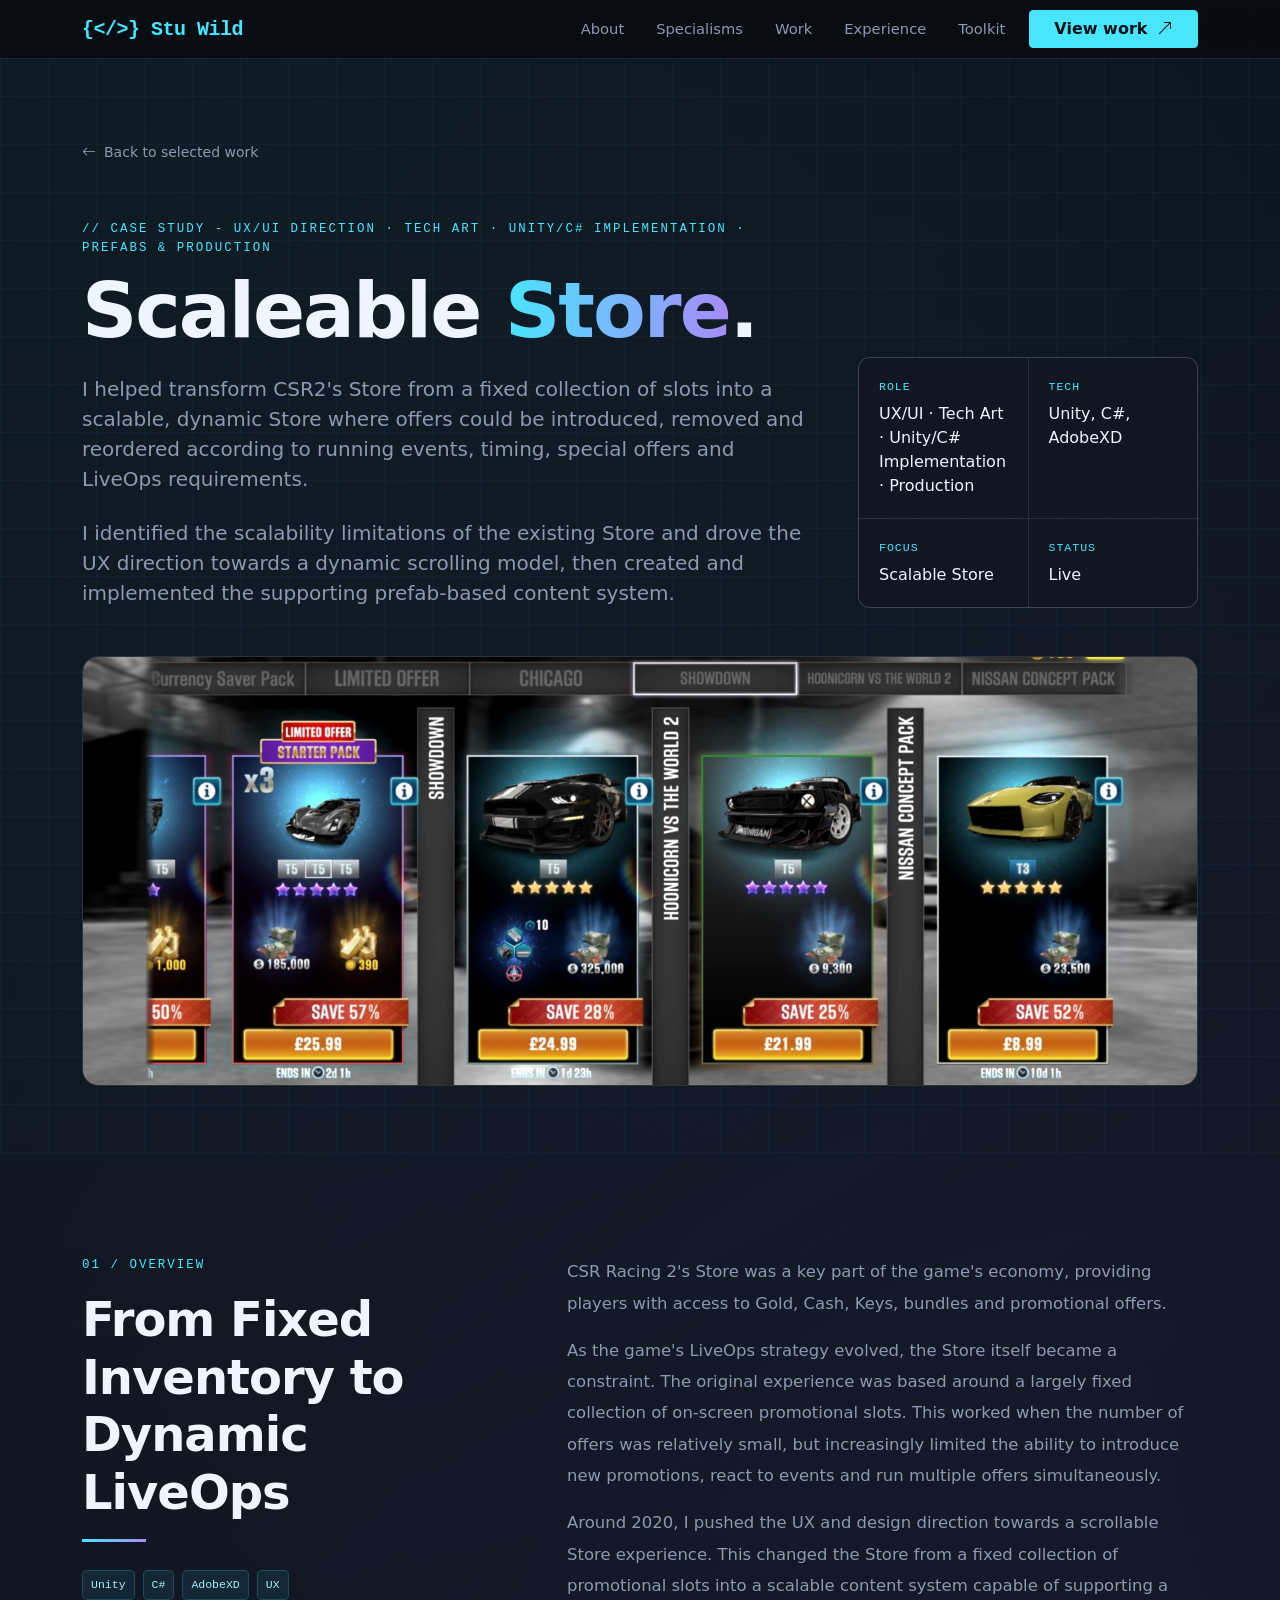
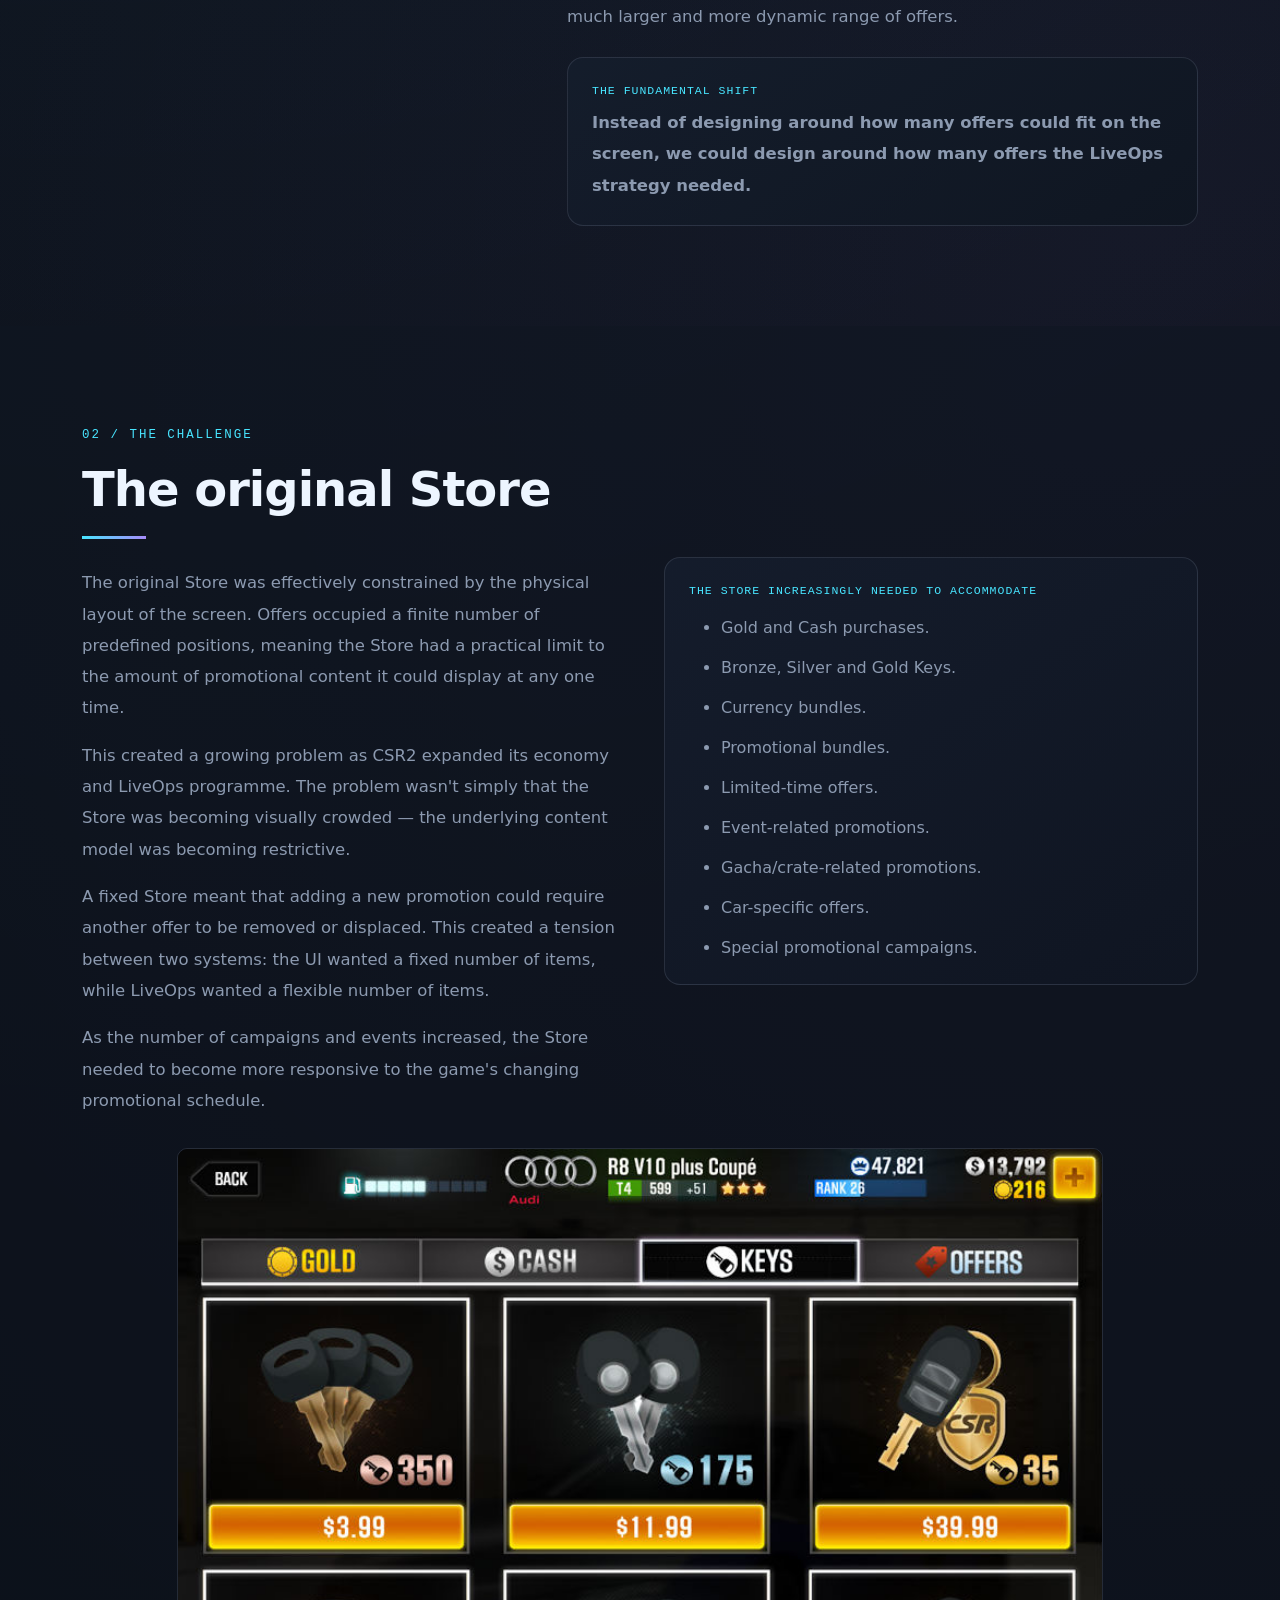
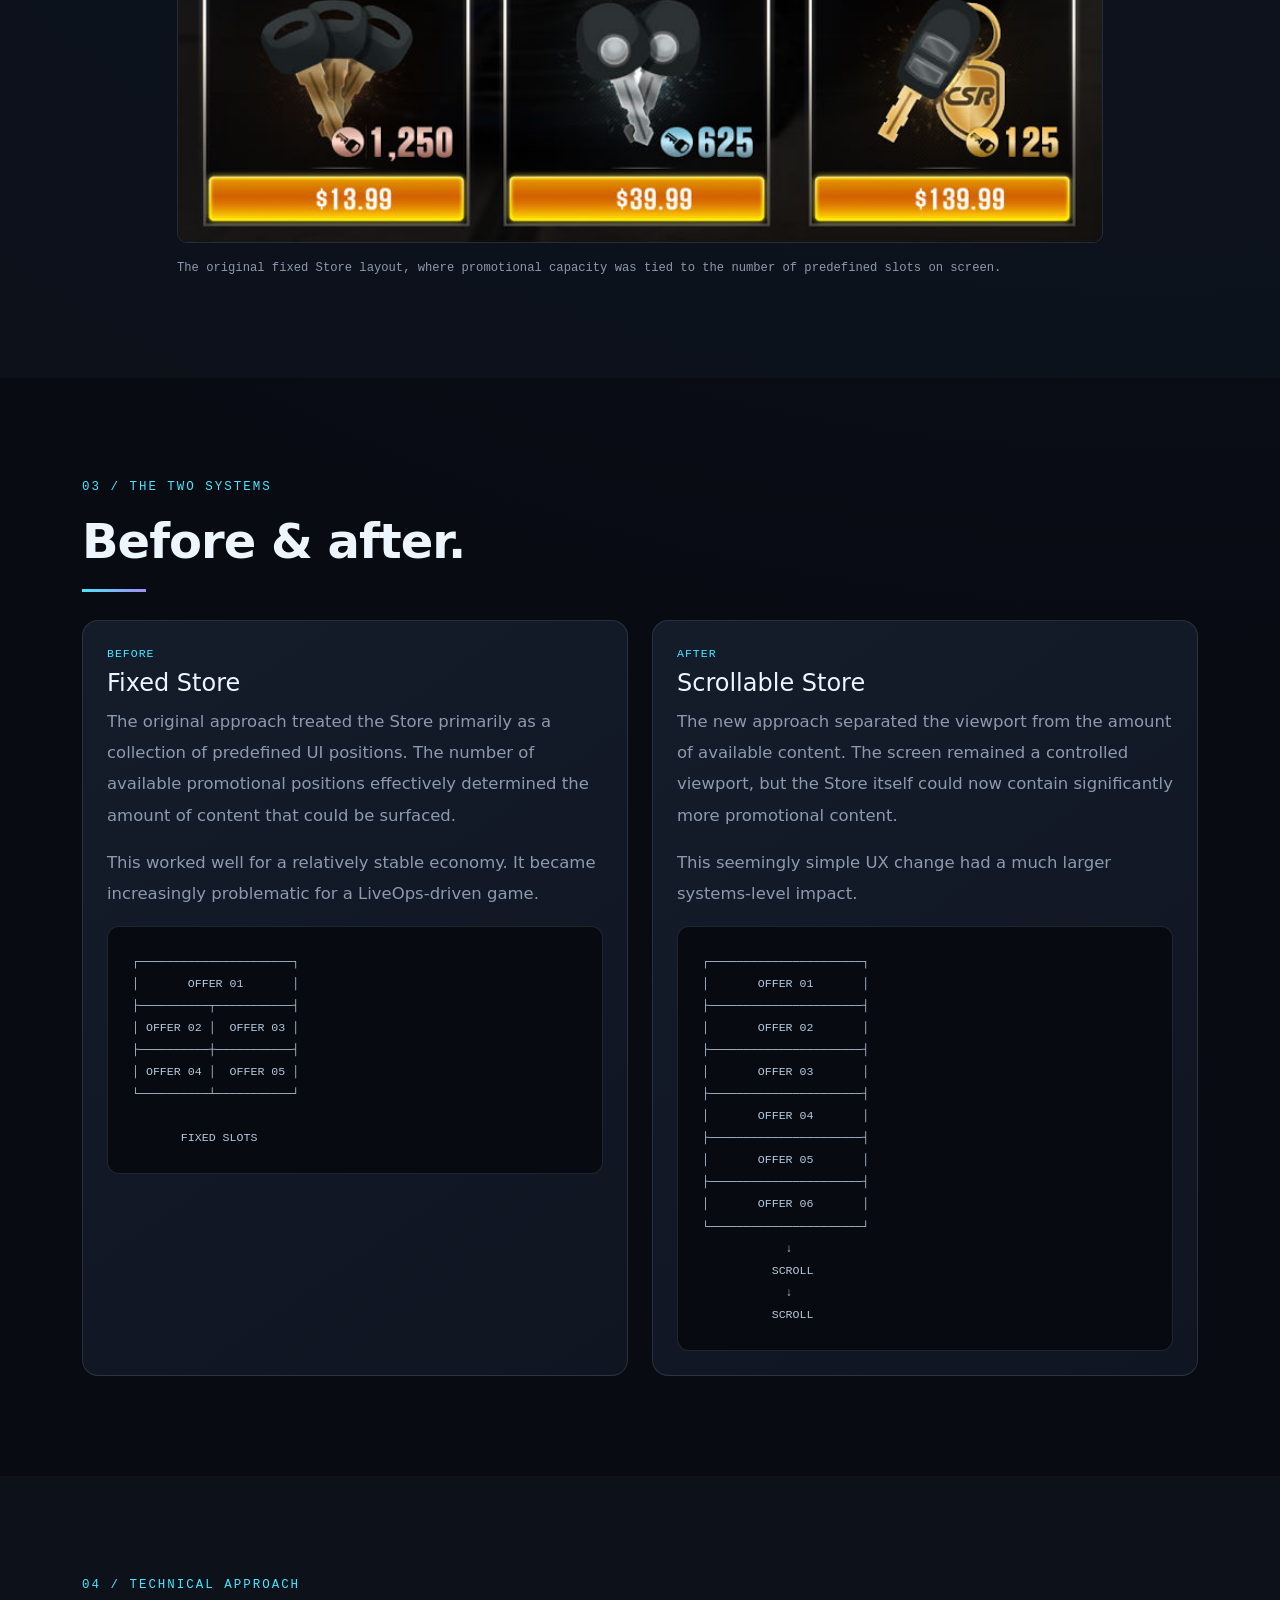
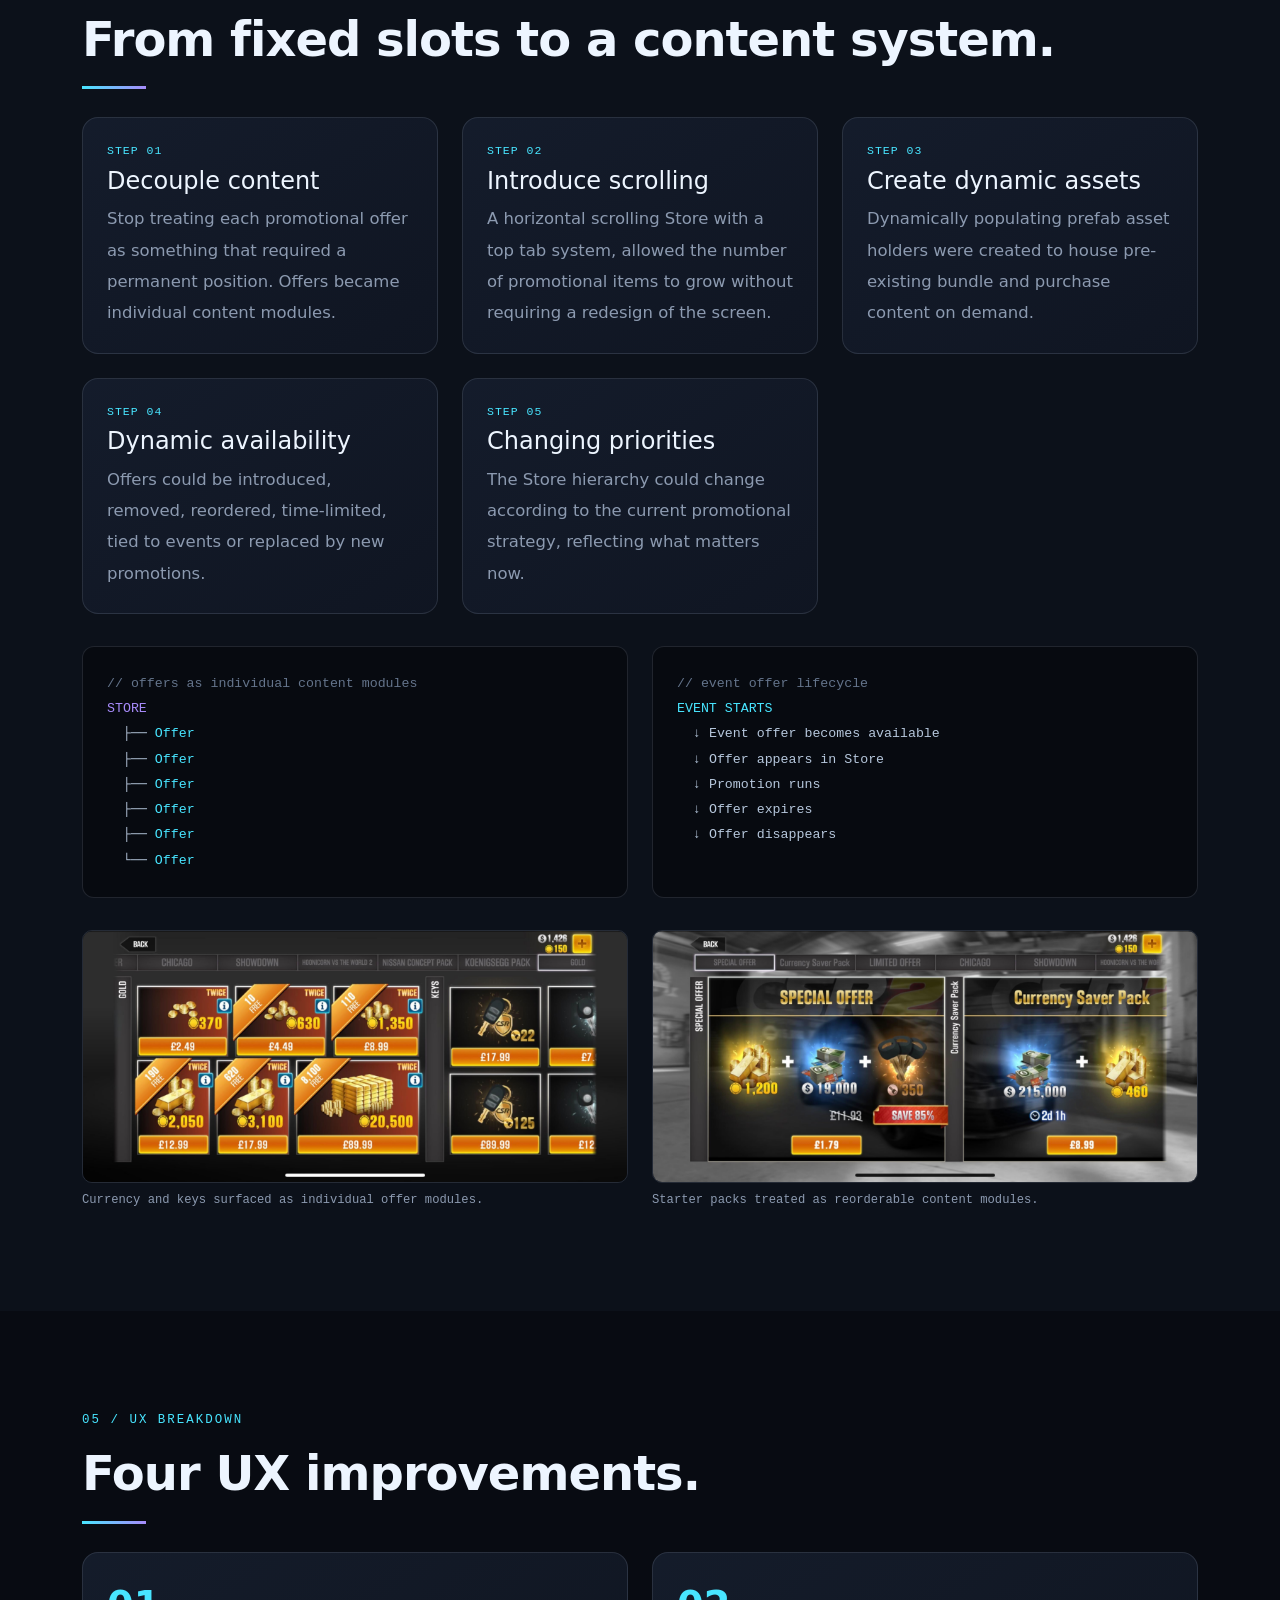
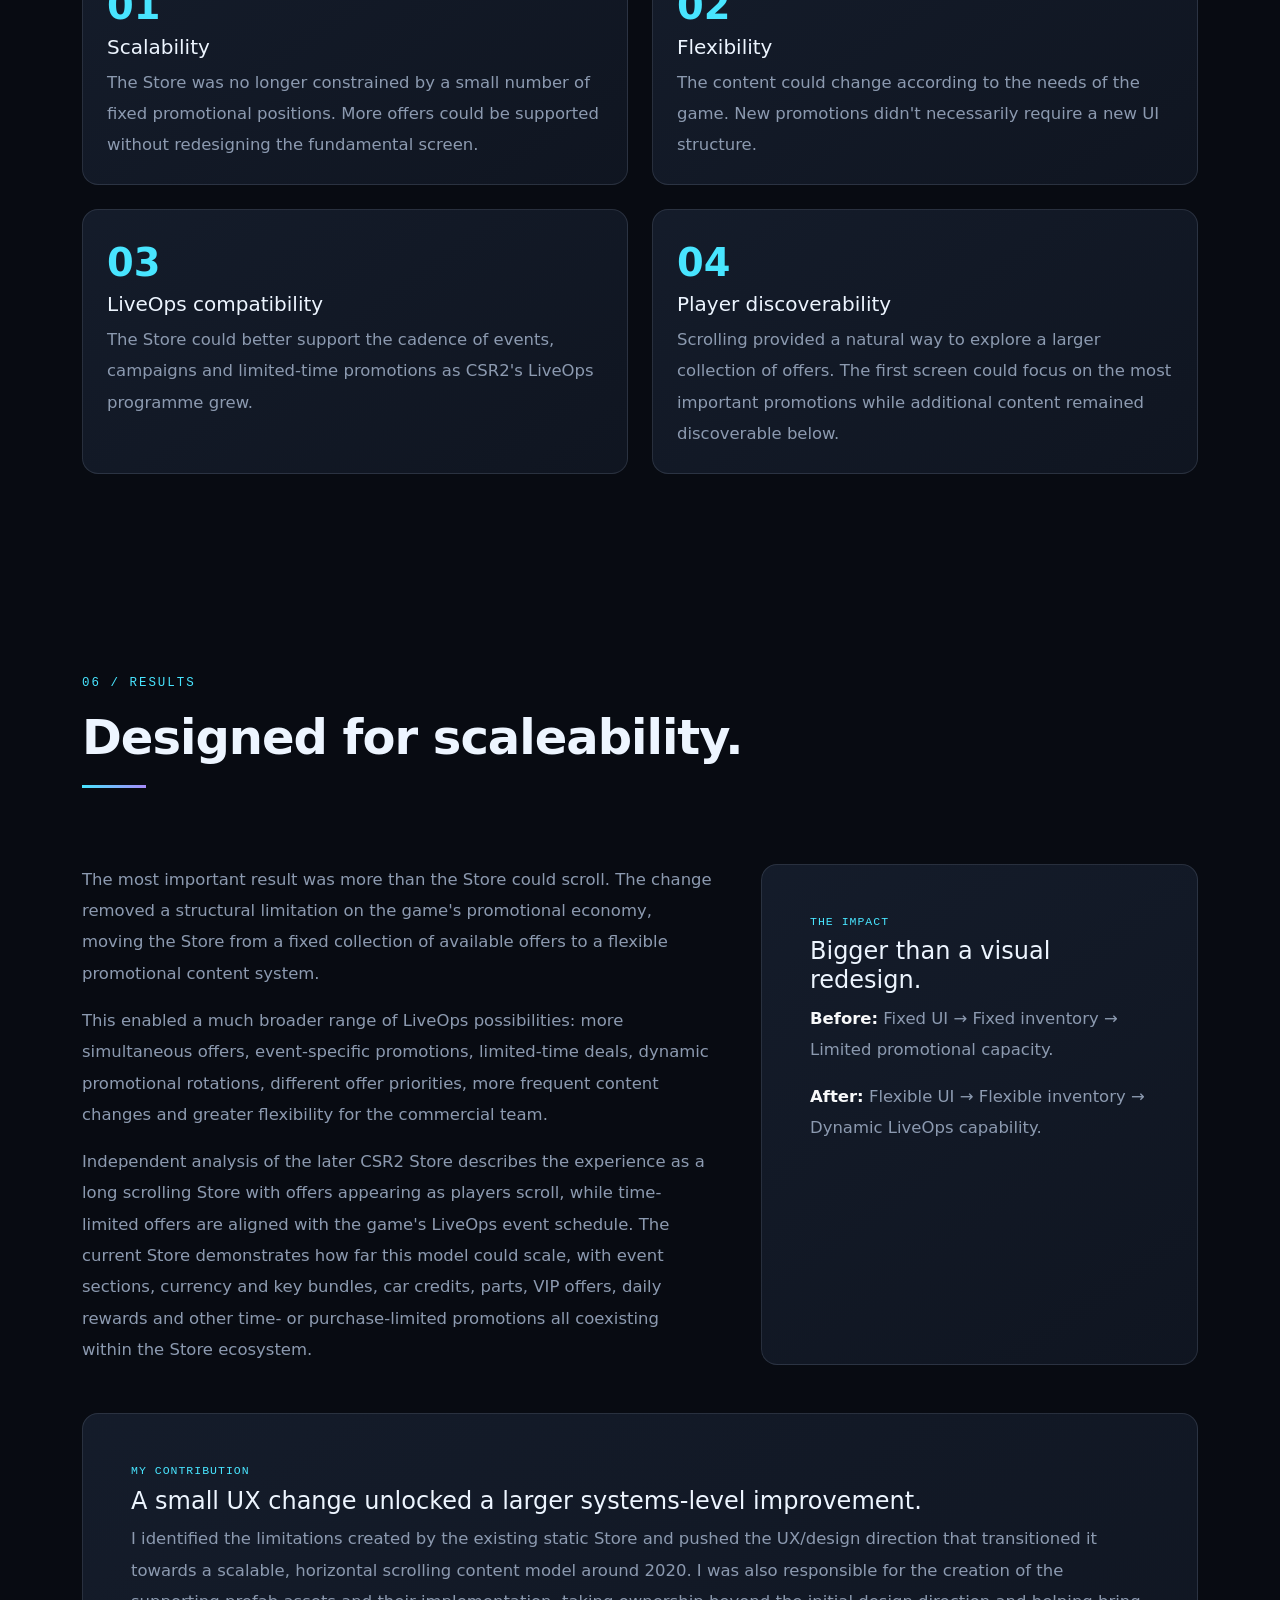
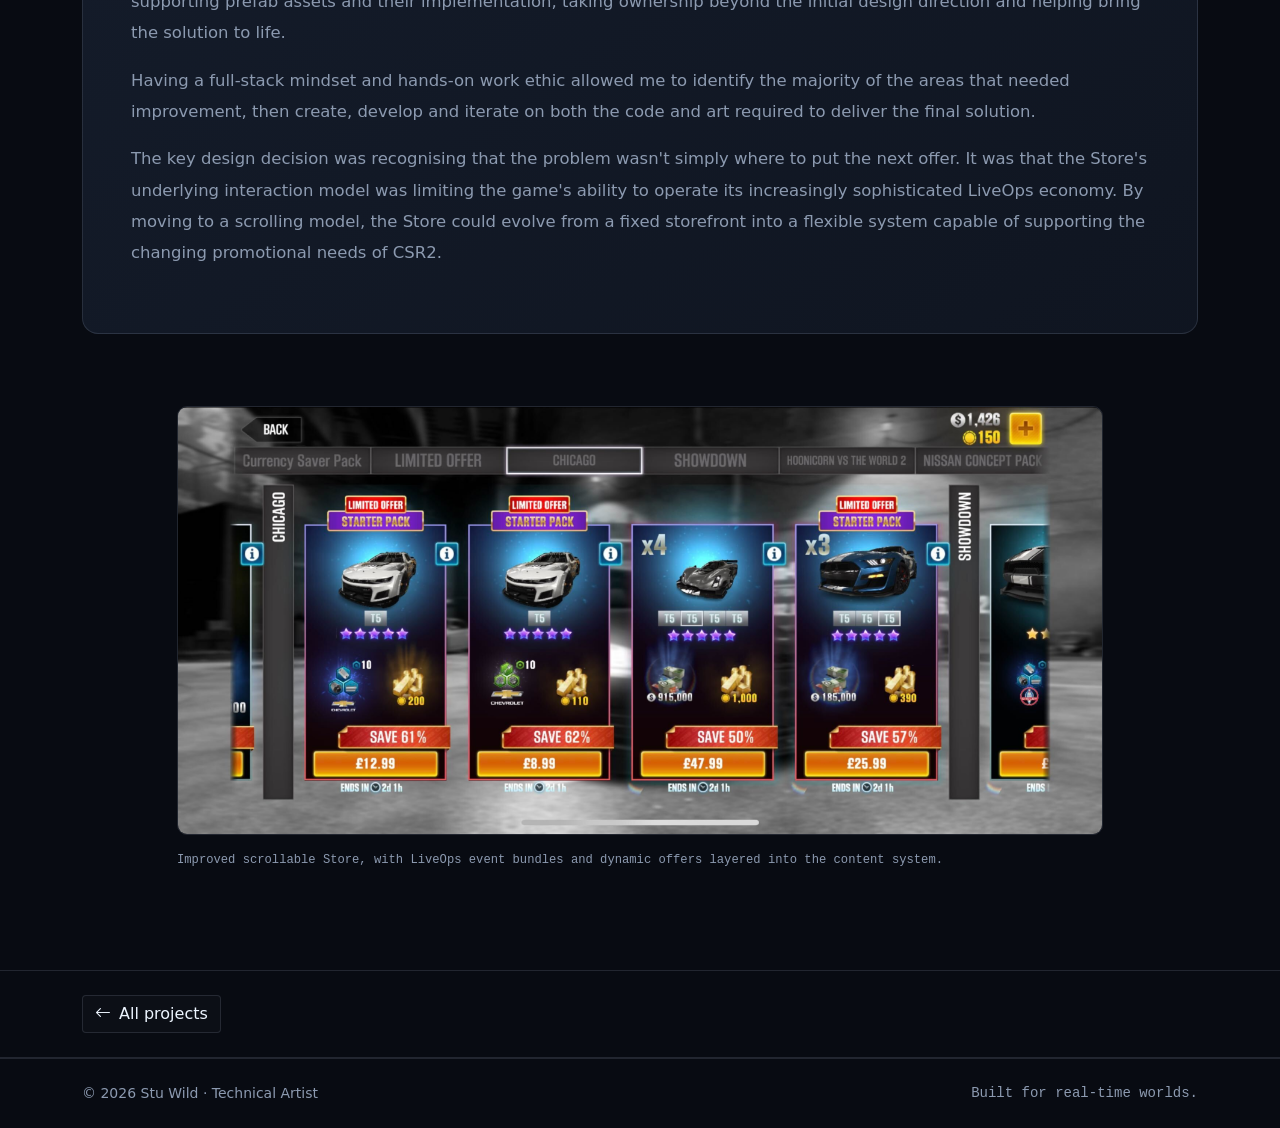
<file: nm_csr2.html>
<!doctype html>
<html lang="en">
<head>
  <meta charset="UTF-8">
  <meta name="viewport" content="width=device-width, initial-scale=1.0">
  <meta name="description" content="UX case study: scaling the CSR Racing 2 Store from fixed inventory to dynamic LiveOps.">
  <title>CSR2 | Technical Artist Case Study</title>

  <link href="https://cdn.jsdelivr.net/npm/bootstrap@5.3.3/dist/css/bootstrap.min.css" rel="stylesheet">
  <link href="https://cdn.jsdelivr.net/npm/bootstrap-icons@1.11.3/font/bootstrap-icons.css" rel="stylesheet">

  <link href="css/main.css" rel="stylesheet">
</head>
<body>

    <!-- Navigation -->
    <nav class="navbar navbar-expand-lg fixed-top">
      <div class="container">
        <a class="navbar-brand" href="#top"><span class="brand-mark">{&lt;/&gt;} Stu Wild</span></a>

        <button class="navbar-toggler border-secondary" type="button" data-bs-toggle="collapse" data-bs-target="#mainNav" aria-label="Toggle navigation">
          <i class="bi bi-list text-light"></i>
        </button>

        <div class="collapse navbar-collapse" id="mainNav">
          <ul class="navbar-nav ms-auto align-items-lg-center gap-lg-3">
            <li class="nav-item"><a class="nav-link" href="#about">About</a></li>
            <li class="nav-item"><a class="nav-link" href="#skills">Specialisms</a></li>
            <li class="nav-item"><a class="nav-link" href="#work">Work</a></li>
            <li class="nav-item"><a class="nav-link" href="#experience">Experience</a></li>
            <li class="nav-item"><a class="nav-link" href="#tools">Toolkit</a></li>
            
            <!--
            <li class="nav-item"><a class="nav-link" href="#contact">Contact</a></li>
            -->
            
            <li class="nav-item"><a class="btn btn-cyan rounded-1 px-4" href="#work">View work <i class="bi bi-arrow-up-right ms-1"></i></a></li>
          </ul>
        </div>
      </div>
    </nav>

  <!-- Case study header -->
  <header class="case-hero">
    <div class="container">
      <a href="index.html#projects" class="text-decoration-none text-muted-custom small">
        <i class="bi bi-arrow-left me-2"></i>Back to selected work</a>

      <div class="row align-items-end g-5 mt-2">
        <div class="col-lg-8">
          <p class="eyebrow mb-3">// Case study - UX/UI direction · Tech Art · Unity/C# implementation · Prefabs & Production</p>
          <h1>Scaleable <span>Store</span>.</h1>
          <p class="lead text-muted-custom mt-4 mb-0">
          I helped transform CSR2's Store from a fixed collection of slots into a scalable, dynamic Store where offers could be introduced, removed and reordered according to running events, timing, special offers and LiveOps requirements.</p>
          
          <p class="lead text-muted-custom mt-4 mb-0">
          I identified the scalability limitations of the existing Store and drove the UX direction towards a dynamic scrolling model, then created and implemented the supporting prefab-based content system.</p>
        </div>
        
        
        <div class="col-lg-4">
          <div class="metadata-grid">
            <div class="metadata-item"><span class="meta-label">Role</span>UX/UI · Tech Art · Unity/C# Implementation · Production</div>
            <div class="metadata-item"><span class="meta-label">Tech</span>Unity, C#, AdobeXD</div>
            <div class="metadata-item"><span class="meta-label">Focus</span>Scalable Store</div>
            <div class="metadata-item"><span class="meta-label">Status</span>Live</div>
          </div>
        </div>
      </div>

      <img class="hero-art mt-5"
           src="img/nm/csr2/showdownOffers.png"
           alt="CSR2 Store promotional offers artwork">

    </div>
  </header>

  <!-- Overview -->
  <section class="section-padding">
    <div class="container">
      <div class="row g-5">
        <div class="col-lg-5">
          <p class="eyebrow">01 / Overview</p>
          <h2 class="section-heading display-5">From Fixed Inventory to Dynamic LiveOps</h2>
          <div class="section-rule"></div>
          <div class="d-flex flex-wrap gap-2">
            <span class="tag">Unity</span>
            <span class="tag">C#</span>
            <span class="tag">AdobeXD</span>
            <span class="tag">UX</span>
          </div>
        </div>

        <div class="col-lg-7">
          <p class="body-copy">
          CSR Racing 2's Store was a key part of the game's economy, providing players with access to Gold, Cash, Keys, bundles and promotional offers.</p>
          <p class="body-copy">
          As the game's LiveOps strategy evolved, the Store itself became a constraint. The original experience was based around a largely fixed collection of on-screen promotional slots. This worked when the number of offers was relatively small, but increasingly limited the ability to introduce new promotions, react to events and run multiple offers simultaneously.</p>
          <p class="body-copy">
          Around 2020, I pushed the UX and design direction towards a scrollable Store experience. This changed the Store from a fixed collection of promotional slots into a scalable content system capable of supporting a much larger and more dynamic range of offers.</p>
          <div class="tech-panel p-4 mt-4">
            <div class="meta-label mb-2">The fundamental shift</div>
            <p class="body-copy mb-0 fw-semibold">
              Instead of designing around how many offers could fit on the screen, we could design around how many offers the LiveOps strategy needed.
            </p>
          </div>
        </div>
      </div>
    </div>
  </section>

  <!-- Challenge -->
  <section class="section-padding" style="background:rgba(16,22,34,.55);">
    <div class="container">
      <div class="row g-5 align-items-center">
        <div class="col-lg-6">
          <p class="eyebrow">02 / The challenge</p>
          <h2 class="section-heading display-5">The original Store</h2>
          <div class="section-rule"></div>
          <p class="body-copy">
          The original Store was effectively constrained by the physical layout of the screen. Offers occupied a finite number of predefined positions, meaning the Store had a practical limit to the amount of promotional content it could display at any one time.</p>
          <p class="body-copy">
          This created a growing problem as CSR2 expanded its economy and LiveOps programme. The problem wasn't simply that the Store was becoming visually crowded — the underlying content model was becoming restrictive.</p>
          <p class="body-copy">
          A fixed Store meant that adding a new promotion could require another offer to be removed or displaced. This created a tension between two systems: the UI wanted a fixed number of items, while LiveOps wanted a flexible number of items.</p>
          <p class="body-copy mb-0">
          As the number of campaigns and events increased, the Store needed to become more responsive to the game's changing promotional schedule.</p>
        </div>

        <div class="col-lg-6">
          <div class="tech-panel p-4">
            <div class="meta-label mb-3">The Store increasingly needed to accommodate</div>
            <ul class="text-muted-custom mb-0">
              <li class="mb-3">Gold and Cash purchases.</li>
              <li class="mb-3">Bronze, Silver and Gold Keys.</li>
              <li class="mb-3">Currency bundles.</li>
              <li class="mb-3">Promotional bundles.</li>
              <li class="mb-3">Limited-time offers.</li>
              <li class="mb-3">Event-related promotions.</li>
              <li class="mb-3">Gacha/crate-related promotions.</li>
              <li class="mb-3">Car-specific offers.</li>
              <li>Special promotional campaigns.</li>
            </ul>
          </div>
        </div>
      </div>

      <div class="row g-4 mt-2">
        <div class="col-lg-10 mx-auto">
          <img class="breakdown-image"
               src="./img/nm/csr2/shop_originalLayout.jpg"
               alt="The original CSR2 Store layout with fixed offer slots">
          <p class="caption mt-3 mb-0">The original fixed Store layout, where promotional capacity was tied to the number of predefined slots on screen.</p>
        </div>
      </div>
    </div>
  </section>

  <!-- Two systems -->
  <section class="section-padding">
    <div class="container">
      <p class="eyebrow">03 / The two systems</p>
      <h2 class="section-heading display-5">Before &amp; after.</h2>
      <div class="section-rule"></div>

      <div class="row g-4">
        <div class="col-lg-6">
          <div class="tech-panel p-4 h-100">
            <span class="meta-label">Before</span>
            <h4>Fixed Store</h4>
            <p class="body-copy small">
            The original approach treated the Store primarily as a collection of predefined UI positions. The number of available promotional positions effectively determined the amount of content that could be surfaced.
            </p>
            <p class="body-copy small">
            This worked well for a relatively stable economy. It became increasingly problematic for a LiveOps-driven game.
            </p>
            
            <div class="code-block">
<pre class="mb-0">┌──────────────────────┐
│       OFFER 01       │
├──────────┬───────────┤
│ OFFER 02 │  OFFER 03 │
├──────────┼───────────┤
│ OFFER 04 │  OFFER 05 │
└──────────┴───────────┘

       FIXED SLOTS</pre>
            </div>
          </div>
        </div>

        <div class="col-lg-6">
          <div class="tech-panel p-4 h-100">
            <span class="meta-label">After</span>
            <h4>Scrollable Store</h4>
            <p class="body-copy small">
            The new approach separated the viewport from the amount of available content. The screen remained a controlled viewport, but the Store itself could now contain significantly more promotional content.
            </p>
            <p class="body-copy small">
            This seemingly simple UX change had a much larger systems-level impact.</p>
            <div class="code-block">
<pre class="mb-0">┌──────────────────────┐
│       OFFER 01       │
├──────────────────────┤
│       OFFER 02       │
├──────────────────────┤
│       OFFER 03       │
├──────────────────────┤
│       OFFER 04       │
├──────────────────────┤
│       OFFER 05       │
├──────────────────────┤
│       OFFER 06       │
└──────────────────────┘
            ↓
          SCROLL
            ↓
          SCROLL</pre>
            </div>
          </div>
        </div>
      </div>
    </div>
  </section>

  <!-- Technical approach -->
  <section class="section-padding" style="background:rgba(16,22,34,.55);">
    <div class="container">
      <p class="eyebrow">04 / Technical approach</p>
      <h2 class="section-heading display-5">From fixed slots to a content system.</h2>
      <div class="section-rule"></div>

      <div class="row g-4">
        <div class="col-md-6 col-lg-4">
          <div class="tech-panel p-4 h-100">
            <span class="meta-label">Step 01</span>
            <h4>Decouple content</h4>
            <p class="body-copy small mb-0">Stop treating each promotional offer as something that required a permanent position. Offers became individual content modules.</p>
          </div>
        </div>
        <div class="col-md-6 col-lg-4">
          <div class="tech-panel p-4 h-100">
            <span class="meta-label">Step 02</span>
            <h4>Introduce scrolling</h4>
            <p class="body-copy small mb-0">A horizontal scrolling Store with a top tab system, allowed the number of promotional items to grow without requiring a redesign of the screen.</p>
          </div>
        </div>
        <div class="col-md-6 col-lg-4">
          <div class="tech-panel p-4 h-100">
            <span class="meta-label">Step 03</span>
            <h4>Create dynamic assets</h4>
            <p class="body-copy small mb-0">Dynamically populating prefab asset holders were created to house pre-existing bundle and purchase content on demand.</p>
          </div>
        </div>
        <div class="col-md-6 col-lg-4">
          <div class="tech-panel p-4 h-100">
            <span class="meta-label">Step 04</span>
            <h4>Dynamic availability</h4>
            <p class="body-copy small mb-0">Offers could be introduced, removed, reordered, time-limited, tied to events or replaced by new promotions.</p>
          </div>
        </div>
        <div class="col-md-6 col-lg-4">
          <div class="tech-panel p-4 h-100">
            <span class="meta-label">Step 05</span>
            <h4>Changing priorities</h4>
            <p class="body-copy small mb-0">The Store hierarchy could change according to the current promotional strategy, reflecting what matters now.</p>
          </div>
        </div>
      </div>

      <div class="row g-4 mt-2">
        <div class="col-lg-6">
          <div class="code-block h-100">
            <div class="syntax-comment">// offers as individual content modules</div>
            <div><span class="syntax-key">STORE</span></div>
            <div class="ps-3">├── <span class="syntax-value">Offer</span></div>
            <div class="ps-3">├── <span class="syntax-value">Offer</span></div>
            <div class="ps-3">├── <span class="syntax-value">Offer</span></div>
            <div class="ps-3">├── <span class="syntax-value">Offer</span></div>
            <div class="ps-3">├── <span class="syntax-value">Offer</span></div>
            <div class="ps-3">└── <span class="syntax-value">Offer</span></div>
          </div>
        </div>
        <div class="col-lg-6">
          <div class="code-block h-100">
            <div class="syntax-comment">// event offer lifecycle</div>
            <div><span class="syntax-value">EVENT STARTS</span></div>
            <div class="ps-3">↓ Event offer becomes available</div>
            <div class="ps-3">↓ Offer appears in Store</div>
            <div class="ps-3">↓ Promotion runs</div>
            <div class="ps-3">↓ Offer expires</div>
            <div class="ps-3">↓ Offer disappears</div>
          </div>
        </div>
      </div>
      <div class="row g-4 mt-2">
        <div class="col-md-6">
          <img class="breakdown-image"
               src="./img/nm/csr2/gold.png"
               alt="Currency and keys offer module">
          <p class="caption mt-2 mb-0">Currency and keys surfaced as individual offer modules.</p>
        </div>
        <div class="col-md-6">
          <img class="breakdown-image"
               src="./img/nm/csr2/starterPacks.png"
               alt="Starter pack offer module">
          <p class="caption mt-2 mb-0">Starter packs treated as reorderable content modules.</p>
        </div>
      </div>

    </div>
  </section>

  <!-- UX breakdown -->
  <section class="section-padding">
    <div class="container">
      <p class="eyebrow">05 / UX breakdown</p>
      <h2 class="section-heading display-5">Four UX improvements.</h2>
      <div class="section-rule"></div>

      <div class="row g-4">
        <div class="col-md-6">
          <div class="tech-panel p-4 h-100">
            <div class="result-number">01</div>
            <h5>Scalability</h5>
            <p class="body-copy small mb-0">The Store was no longer constrained by a small number of fixed promotional positions. More offers could be supported without redesigning the fundamental screen.</p>
          </div>
        </div>
        <div class="col-md-6">
          <div class="tech-panel p-4 h-100">
            <div class="result-number">02</div>
            <h5>Flexibility</h5>
            <p class="body-copy small mb-0">The content could change according to the needs of the game. New promotions didn't necessarily require a new UI structure.</p>
          </div>
        </div>
        <div class="col-md-6">
          <div class="tech-panel p-4 h-100">
            <div class="result-number">03</div>
            <h5>LiveOps compatibility</h5>
            <p class="body-copy small mb-0">The Store could better support the cadence of events, campaigns and limited-time promotions as CSR2's LiveOps programme grew.</p>
          </div>
        </div>
        <div class="col-md-6">
          <div class="tech-panel p-4 h-100">
            <div class="result-number">04</div>
            <h5>Player discoverability</h5>
            <p class="body-copy small mb-0">Scrolling provided a natural way to explore a larger collection of offers. The first screen could focus on the most important promotions while additional content remained discoverable below.</p>
          </div>
        </div>
      </div>
    </div>
  </section>

  <!-- Results -->
  <section class="section-padding">
    <div class="container">
      <p class="eyebrow">06 / Results</p>
      <h2 class="section-heading display-5">Designed for scaleability.</h2>
      <div class="section-rule"></div>

      <div class="row g-5 mt-2">
        <div class="col-lg-7">
          <p class="body-copy">
          The most important result was more than the Store could scroll. The change removed a structural limitation on the game's promotional economy, moving the Store from a fixed collection of available offers to a flexible promotional content system.</p>
          <p class="body-copy">
          This enabled a much broader range of LiveOps possibilities: more simultaneous offers, event-specific promotions, limited-time deals, dynamic promotional rotations, different offer priorities, more frequent content changes and greater flexibility for the commercial team.</p>
          <p class="body-copy mb-0">
          Independent analysis of the later CSR2 Store describes the experience as a long scrolling Store with offers appearing as players scroll, while time-limited offers are aligned with the game's LiveOps event schedule. The current Store demonstrates how far this model could scale, with event sections, currency and key bundles, car credits, parts, VIP offers, daily rewards and other time- or purchase-limited promotions all coexisting within the Store ecosystem.</p>
        </div>

        <div class="col-lg-5">
          <div class="tech-panel p-4 p-md-5 h-100">
            <span class="meta-label">The impact</span>
            <h4>Bigger than a visual redesign.</h4>
            <p class="body-copy small mb-3"><strong class="text-light">Before:</strong> Fixed UI → Fixed inventory → Limited promotional capacity.</p>
            <p class="body-copy small mb-0"><strong class="text-light">After:</strong> Flexible UI → Flexible inventory → Dynamic LiveOps capability.</p>
          </div>
        </div>
      </div>

      <div class="tech-panel p-4 p-md-5 mt-5">
        <span class="meta-label">My contribution</span>
        <h4>A small UX change unlocked a larger systems-level improvement.</h4>
        <p class="body-copy">
        I identified the limitations created by the existing static Store and pushed the UX/design direction that transitioned it towards a scalable, horizontal scrolling content model around 2020. I was also responsible for the creation of the supporting prefab assets and their implementation, taking ownership beyond the initial design direction and helping bring the solution to life.</p>

        <p class="body-copy">
        Having a full-stack mindset and hands-on work ethic allowed me to identify the majority of the areas that needed improvement, then create, develop and iterate on both the code and art required to deliver the final solution.</p>

        <p class="body-copy">
        The key design decision was recognising that the problem wasn't simply where to put the next offer. It was that the Store's underlying interaction model was limiting the game's ability to operate its increasingly sophisticated LiveOps economy. By moving to a scrolling model, the Store could evolve from a fixed storefront into a flexible system capable of supporting the changing promotional needs of CSR2.</p>
        
      </div>

      <div class="row g-4 mt-5">
        <div class="col-lg-10 mx-auto">
          <img class="breakdown-image"
               src="./img/nm/csr2/chicagoEventBundles.png"
               alt="Improved scrollable CSR2 Store with LiveOps event bundles">
          <p class="caption mt-3 mb-0">Improved scrollable Store, with LiveOps event bundles and dynamic offers layered into the content system.</p>
        </div>
      </div>
    </div>
  </section>

  <!-- Case study navigation -->
  <div class="case-nav py-4">
    <div class="container d-flex flex-wrap justify-content-between align-items-center gap-3">
      <a href="index.html#projects" class="btn btn-outline-tech rounded-1">
        <i class="bi bi-arrow-left me-2"></i>All projects
      </a>
      
      <!--
      <a href="#" class="btn btn-cyan rounded-1">
        Next case study <i class="bi bi-arrow-right ms-2"></i>
      </a>
      -->
    </div>
  </div>

  <footer class="py-4">
    <div class="container d-flex flex-wrap justify-content-between align-items-center gap-3">
      <small>© <span id="year"></span> Stu Wild · Technical Artist</small>
      <small class="font-monospace">Built for real-time worlds.</small>
    </div>
  </footer>

  <script src="https://cdn.jsdelivr.net/npm/bootstrap@5.3.3/dist/js/bootstrap.bundle.min.js"></script>
  <script src="js/main.js"></script>
  <script>
    document.getElementById("year").textContent = new Date().getFullYear();
  </script>
</body>
</html>
</file>
<file: css/main.css>
:root {
  --bg: #080b12;
  --panel: #101622;
  --panel-2: #151d2c;
  --text: #edf5ff;
  --muted: #8c9ab0;
  --cyan: #48e5ff;
  --violet: #a78bfa;
  --line: rgba(148, 163, 184, .18);
}

* { box-sizing: border-box; }

html {
  scroll-behavior: smooth;
  scroll-padding-top: 84px;
}

body {
  background:
    radial-gradient(circle at 10% 0%, rgba(72, 229, 255, .08), transparent 30%),
    radial-gradient(circle at 90% 20%, rgba(167, 139, 250, .08), transparent 28%),
    var(--bg);
  color: var(--text);
  font-family: Inter, system-ui, -apple-system, "Segoe UI", sans-serif;
}

a { color: inherit; }
.text-muted-custom { color: var(--muted) !important; }

.navbar {
  background: rgba(8, 11, 18, .88);
  backdrop-filter: blur(14px);
  border-bottom: 1px solid var(--line);
}

.navbar-brand {
  font-weight: 800;
  letter-spacing: -.5px;
}

.brand-mark,
.eyebrow,
.project-meta,
.meta-label,
.code-label,
.code-text {
  font-family: ui-monospace, SFMono-Regular, Menlo, monospace;
}

.brand-mark,
.eyebrow,
.project-meta,
.meta-label {
  color: var(--cyan);
}

.nav-link {
  color: var(--muted);
  font-size: .92rem;
}

.nav-link:hover, .nav-link:focus { color: var(--cyan); }

.hero {
  padding: 130px 0 78px;
  position: relative;
  overflow: hidden;
  background: linear-gradient(rgba(72, 229, 255, .035) 1px, transparent 1px),
              linear-gradient(90deg, rgba(72, 229, 255, .035) 1px, transparent 1px);
  background-size: 48px 48px;
}

.hero:after {
  content: "";
  position: absolute;
  inset: 0;
  pointer-events: none;
  background: linear-gradient(90deg, var(--bg), transparent 45%, var(--bg));
}

.hero > .container {
  position: relative;
  z-index: 1;
}

.eyebrow {
  font-size: .78rem;
  letter-spacing: 2px;
  text-transform: uppercase;
}

.hero h1 {
  font-size: clamp(2.8rem, 6vw, 5.6rem);
  font-weight: 850;
  letter-spacing: -3px;
  line-height: 1;
}

.hero h1 span {
  background: linear-gradient(90deg, var(--cyan), var(--violet));
  -webkit-background-clip: text;
  background-clip: text;
  color: transparent;
}

.hero-copy {
  max-width: 650px;
  color: var(--muted);
  font-size: 1.08rem;
  line-height: 1.8;
}

.case-hero {
  padding: 140px 0 70px;
  background:
    linear-gradient(rgba(72, 229, 255, .035) 1px, transparent 1px),
    linear-gradient(90deg, rgba(72, 229, 255, .035) 1px, transparent 1px);
  background-size: 48px 48px;
}

.case-hero h1 {
  font-size: clamp(2.7rem, 6vw, 5.5rem);
  font-weight: 850;
  letter-spacing: -2px;
  line-height: 1;
}

.case-hero h1 span {
  background: linear-gradient(90deg, var(--cyan), var(--violet));
  -webkit-background-clip: text;
  background-clip: text;
  color: transparent;
}

.hero-art {
  width: 100%;
  height: 430px;
  object-fit: cover;
  border: 1px solid var(--line);
  border-radius: 16px;
  filter: saturate(.8) contrast(1.08);
}

.tech-panel {
  background: linear-gradient(145deg, rgba(21, 29, 44, .96), rgba(16, 22, 34, .96));
  border: 1px solid var(--line);
  border-radius: 16px;
}

.tech-panel:hover {
  border-color: rgba(72, 229, 255, .5);
}

.metadata-grid {
  display: grid;
  grid-template-columns: repeat(2, 1fr);
  gap: 1px;
  background: var(--line);
  border: 1px solid var(--line);
  border-radius: 12px;
  overflow: hidden;
}

.metadata-item {
  background: var(--panel);
  padding: 20px;
}

.meta-label {
  display: block;
  font-size: .72rem;
  letter-spacing: 1px;
  text-transform: uppercase;
  margin-bottom: 7px;
}

.stat {
  border-left: 2px solid var(--cyan);
  padding-left: 16px;
}

.stat strong {
  font-size: 1.65rem;
  display: block;
}

.stat span {
  color: var(--muted);
  font-size: .85rem;
}

.portrait {
  width: 180px;
  height: 180px;
  object-fit: cover;
  border-radius: 24px;
  border: 1px solid rgba(72, 229, 255, .45);
  box-shadow: 0 0 70px rgba(72, 229, 255, .1);
}

.btn-cyan {
  background: var(--cyan);
  color: #061018;
  border: 1px solid var(--cyan);
  font-weight: 750;
}

.btn-cyan:hover {
  background: #a5f4ff;
  border-color: #a5f4ff;
  color: #061018;
}

.btn-outline-tech {
  border: 1px solid var(--line);
  color: var(--text);
  background: rgba(255, 255, 255, .02);
}

.btn-outline-tech:hover {
  border-color: var(--cyan);
  color: var(--cyan);
}

.terminal-card {
  background: rgba(16, 22, 34, .9);
  border: 1px solid var(--line);
  border-radius: 16px;
  box-shadow: 0 0 80px rgba(72, 229, 255, .06);
  overflow: hidden;
}

.terminal-bar {
  border-bottom: 1px solid var(--line);
  padding: 12px 16px;
  color: var(--muted);
  font-family: monospace;
  font-size: .8rem;
}

.terminal-dot {
  width: 9px;
  height: 9px;
  border-radius: 50%;
  display: inline-block;
  margin-right: 5px;
  background: #475569;
}

.terminal-dot:first-child { background: #fb7185; }
.terminal-dot:nth-child(2) { background: #facc15; }
.terminal-dot:nth-child(3) { background: #4ade80; }

.terminal-body {
  padding: 26px;
  font-family: monospace;
  font-size: .86rem;
  line-height: 2;
  color: #b6c7dc;
}

.code-block {
  background: #070a10;
  border: 1px solid var(--line);
  border-radius: 12px;
  padding: 24px;
  color: #b6c7dc;
  font-family: monospace;
  font-size: .83rem;
  line-height: 1.9;
  overflow-x: auto;
}

.syntax-key { color: var(--violet); }
.syntax-value { color: var(--cyan); }
.syntax-comment { color: #64748b; }

.section-padding { padding: 100px 0; }

.section-heading {
  font-weight: 800;
  letter-spacing: -1px;
}

.section-rule {
  width: 64px;
  height: 3px;
  background: linear-gradient(90deg, var(--cyan), var(--violet));
  margin: 18px 0 28px;
}

.skill-icon {
  color: var(--cyan);
  font-size: 1.8rem;
}

.skill-panel {
  height: 100%;
  padding: 28px;
  transition: transform .2s ease, border-color .2s ease;
}

.skill-panel:hover { transform: translateY(-5px); }

.project-card {
  height: 100%;
  overflow: hidden;
  transition: transform .22s ease, border-color .22s ease;
}

.project-card:hover {
  transform: translateY(-5px);
  border-color: rgba(167, 139, 250, .7);
}

.project-art {
  height: 205px;
  display: flex;
  align-items: end;
  padding: 22px;
  background: linear-gradient(135deg, #172b3c, #111827 55%, #281c45);
  position: relative;
  overflow: hidden;
}

.project-art:before {
  content: "";
  position: absolute;
  inset: 0;
  background: linear-gradient(rgba(72, 229, 255, .08) 1px, transparent 1px),
              linear-gradient(90deg, rgba(72, 229, 255, .08) 1px, transparent 1px);
  background-size: 24px 24px;
  transform: skewY(-8deg) scale(1.2);
}

.project-art .art-symbol {
  position: relative;
  font-size: 4rem;
  color: rgba(72, 229, 255, .8);
  text-shadow: 0 0 30px rgba(72, 229, 255, .25);
}

.project-art.violet {
  background: linear-gradient(135deg, #211d3b, #111827 55%, #3a1f39);
}

.project-art.violet .art-symbol {
  color: rgba(167, 139, 250, .85);
}

.project-art.green {
  background: linear-gradient(135deg, #12342f, #111827 55%, #193e47);
}

.project-art.green .art-symbol {
  color: #77f2c3;
}

.project-body {
  padding: 24px;
}

.project-meta {
  font-size: .72rem;
  letter-spacing: 1px;
  text-transform: uppercase;
}

.project-title {
  font-size: 1.25rem;
  font-weight: 750;
}

.project-body p {
  color: var(--muted);
  line-height: 1.7;
}

.project-image {
  display: block;
  height: 205px;
  width: 100%;
  object-fit: cover;
  filter: saturate(.8) contrast(1.08);
}

.body-copy {
  color: var(--muted);
  font-size: 1.03rem;
  line-height: 1.9;
}

.breakdown-image {
  display: block;
  width: 100%;
  height: auto;
  object-fit: contain;
  border-radius: 10px;
  border: 1px solid var(--line);
  cursor: zoom-in;
}

.breakdown-overlay {
  position: fixed;
  inset: 0;
  width: 100vw;
  height: 100vh;
  background: rgba(5, 8, 14, .92);
  display: flex;
  align-items: center;
  justify-content: center;
  padding: 24px;
  z-index: 1080;
  opacity: 0;
  visibility: hidden;
  transition: opacity .2s ease, visibility .2s ease;
  cursor: zoom-out;
}

.breakdown-overlay.is-open {
  opacity: 1;
  visibility: visible;
}

.breakdown-overlay-figure {
  display: flex;
  flex-direction: column;
  align-items: center;
  gap: 16px;
  max-width: 100%;
  max-height: 100%;
  margin: 0;
  cursor: default;
}

.breakdown-overlay img {
  min-height: 0;
  width: auto;
  height: auto;
  max-width: 100%;
  max-height: 75vh;
  object-fit: contain;
  border-radius: 10px;
  box-shadow: 0 24px 80px rgba(0, 0, 0, .55);
  cursor: default;
}

.breakdown-overlay-caption {
  max-width: 720px;
  color: rgba(255, 255, 255, .78);
  font-family: monospace;
  font-size: .8rem;
  line-height: 1.6;
  text-align: center;
}

.breakdown-overlay-title {
  display: block;
  margin-bottom: 6px;
  color: #fff;
  font-family: inherit;
  font-size: .95rem;
  font-weight: 600;
}

.breakdown-overlay-text {
  display: block;
}

.breakdown-overlay-nav {
  display: none;
  position: absolute;
  top: 50%;
  transform: translateY(-50%);
  align-items: center;
  justify-content: center;
  width: 52px;
  height: 52px;
  padding: 0;
  border: 1px solid rgba(255, 255, 255, .2);
  border-radius: 50%;
  background: rgba(11, 17, 29, .75);
  color: #fff;
  font-size: 2rem;
  line-height: 1;
  cursor: pointer;
  transition: background .2s ease, border-color .2s ease, color .2s ease;
}

.breakdown-overlay.has-navigation .breakdown-overlay-nav {
  display: flex;
}

.breakdown-overlay-nav:hover,
.breakdown-overlay-nav:focus-visible {
  background: rgba(72, 229, 255, .15);
  border-color: var(--cyan);
  color: var(--cyan);
  outline: none;
}

.breakdown-overlay-nav.prev { left: 16px; }
.breakdown-overlay-nav.next { right: 16px; }

@media (max-width: 575.98px) {
  .breakdown-overlay-nav {
    width: 40px;
    height: 40px;
    font-size: 1.5rem;
  }

  .breakdown-overlay-nav.prev { left: 8px; }
  .breakdown-overlay-nav.next { right: 8px; }
}

.caption {
  color: var(--muted);
  font-family: monospace;
  font-size: .76rem;
  line-height: 1.6;
}

.tag {
  display: inline-block;
  background: rgba(72, 229, 255, .08);
  border: 1px solid rgba(72, 229, 255, .2);
  border-radius: 5px;
  color: #a8eff9;
  font-family: monospace;
  font-size: .72rem;
  padding: 5px 8px;
}

.result-number {
  color: var(--cyan);
  font-size: 2.4rem;
  font-weight: 800;
}

.tool-logo {
  color: var(--violet);
  font-size: 1.3rem;
}

.progress {
  height: 5px;
  background: #263246;
}

.progress-bar {
  background: linear-gradient(90deg, var(--cyan), var(--violet));
}

.contact-panel {
  background:
    linear-gradient(135deg, rgba(72, 229, 255, .09), rgba(167, 139, 250, .08)),
    var(--panel);
  border: 1px solid var(--line);
  border-radius: 18px;
}

.form-control, .form-control:focus {
  background: #0b111d;
  border: 1px solid var(--line);
  color: var(--text);
  box-shadow: none;
}

.form-control:focus { border-color: var(--cyan); }
.form-label { color: #c5d1e2; }

.social-link {
  color: var(--muted);
  font-size: 1.35rem;
  text-decoration: none;
}

.social-link:hover { color: var(--cyan); }

.filter-btn {
  border: 1px solid var(--line);
  background: transparent;
  color: var(--muted);
  border-radius: 999px;
  padding: 8px 14px;
  font-size: .85rem;
}

.filter-btn.active,
.filter-btn:hover {
  border-color: var(--cyan);
  color: var(--cyan);
  background: rgba(72, 229, 255, .06);
}

.case-study {
  padding: 28px;
}

.case-study h3 {
  font-size: 1.15rem;
  font-weight: 750;
}

.case-study p,
.case-study li {
  color: var(--muted);
  line-height: 1.75;
}

.case-nav {
  border-top: 1px solid var(--line);
  border-bottom: 1px solid var(--line);
}

.timeline {
  border-left: 1px solid var(--line);
  padding-left: 24px;
}

.timeline-item {
  position: relative;
  margin-bottom: 28px;
}

.timeline-item:before {
  content: "";
  position: absolute;
  left: -31px;
  top: 5px;
  width: 12px;
  height: 12px;
  border-radius: 50%;
  background: var(--cyan);
  box-shadow: 0 0 0 5px rgba(72, 229, 255, .08);
}

.timeline-item h4 {
  font-size: 1rem;
  margin-bottom: 5px;
}

.timeline-item small {
  color: var(--cyan);
  font-family: monospace;
}

footer {
  border-top: 1px solid var(--line);
  color: var(--muted);
}

@media (max-width: 767px) {
  .hero {
    padding-top: 112px;
  }

  .hero-art {
    height: 280px;
  }

  .metadata-grid {
    grid-template-columns: 1fr;
  }

  .portrait {
    width: 128px;
    height: 128px;
  }

  .hero h1 {
    letter-spacing: -1.8px;
  }

  .section-padding {
    padding: 70px 0;
  }
}
</file>
